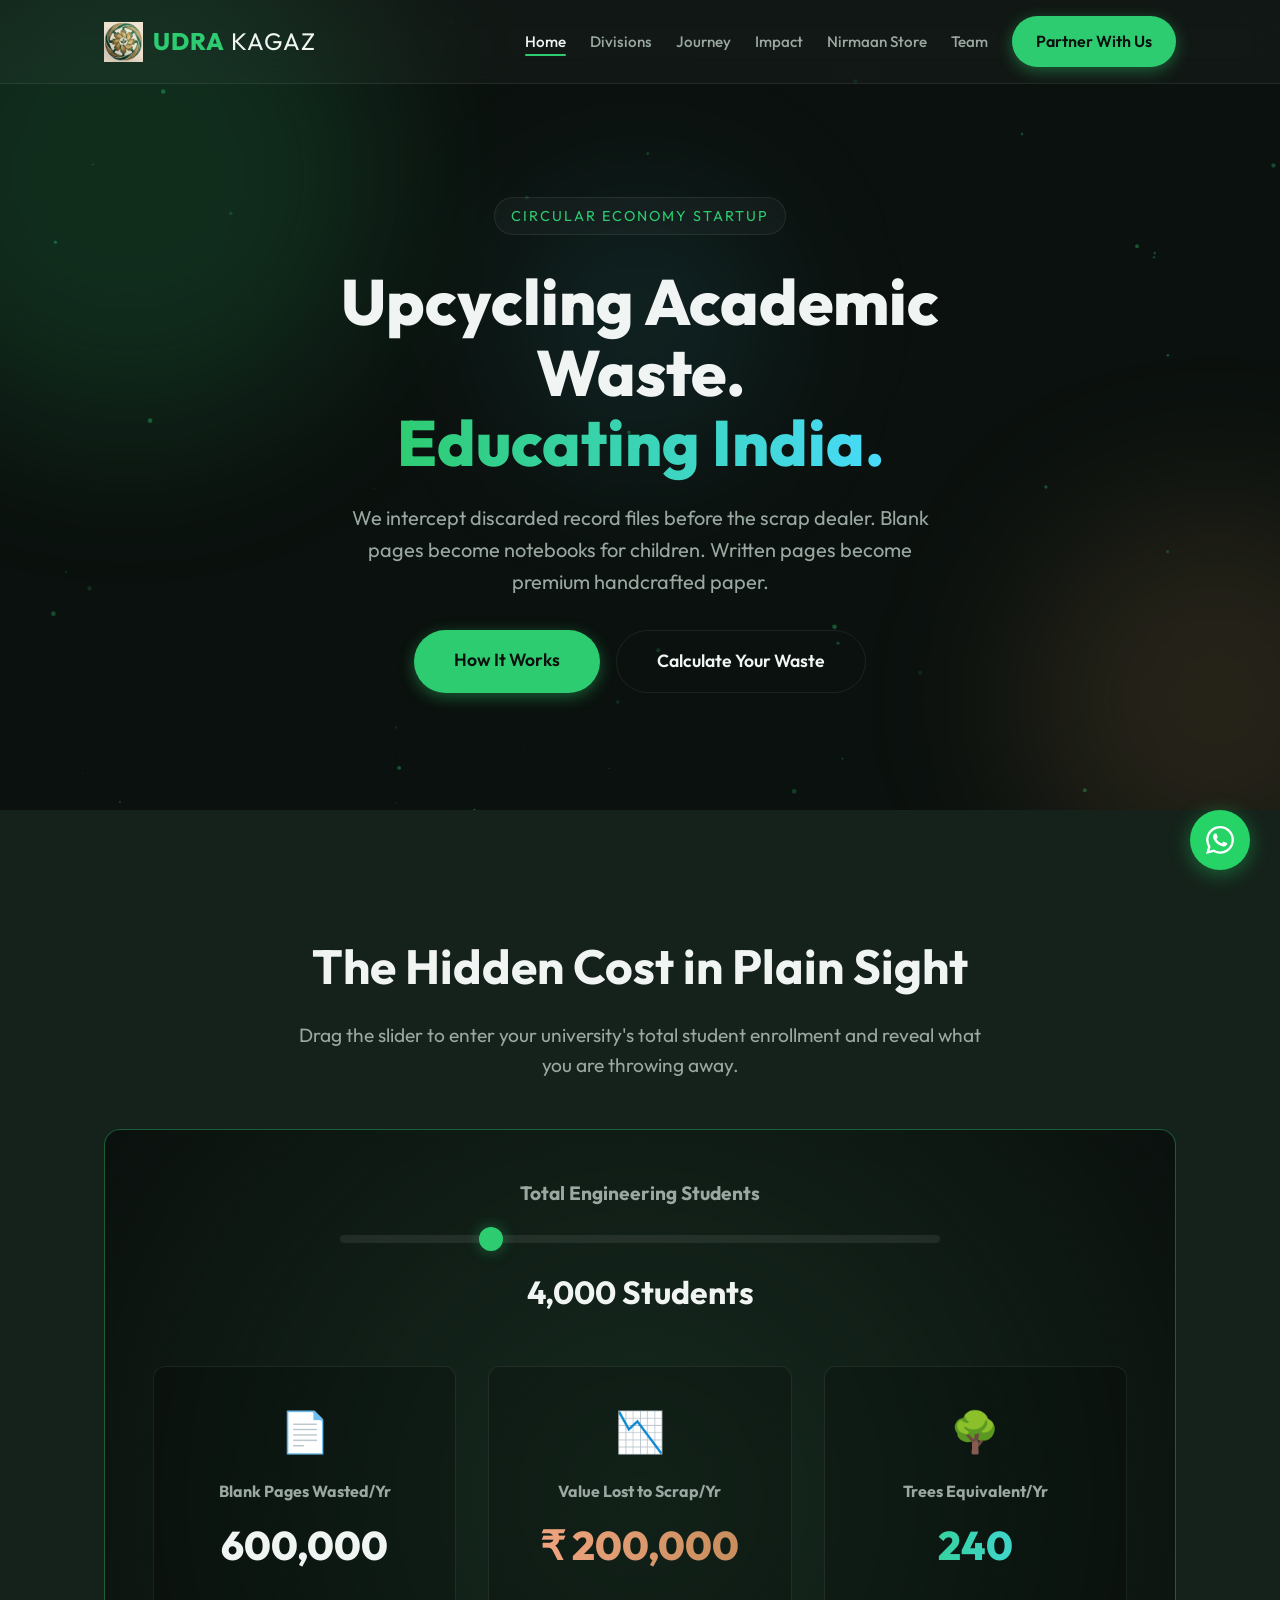
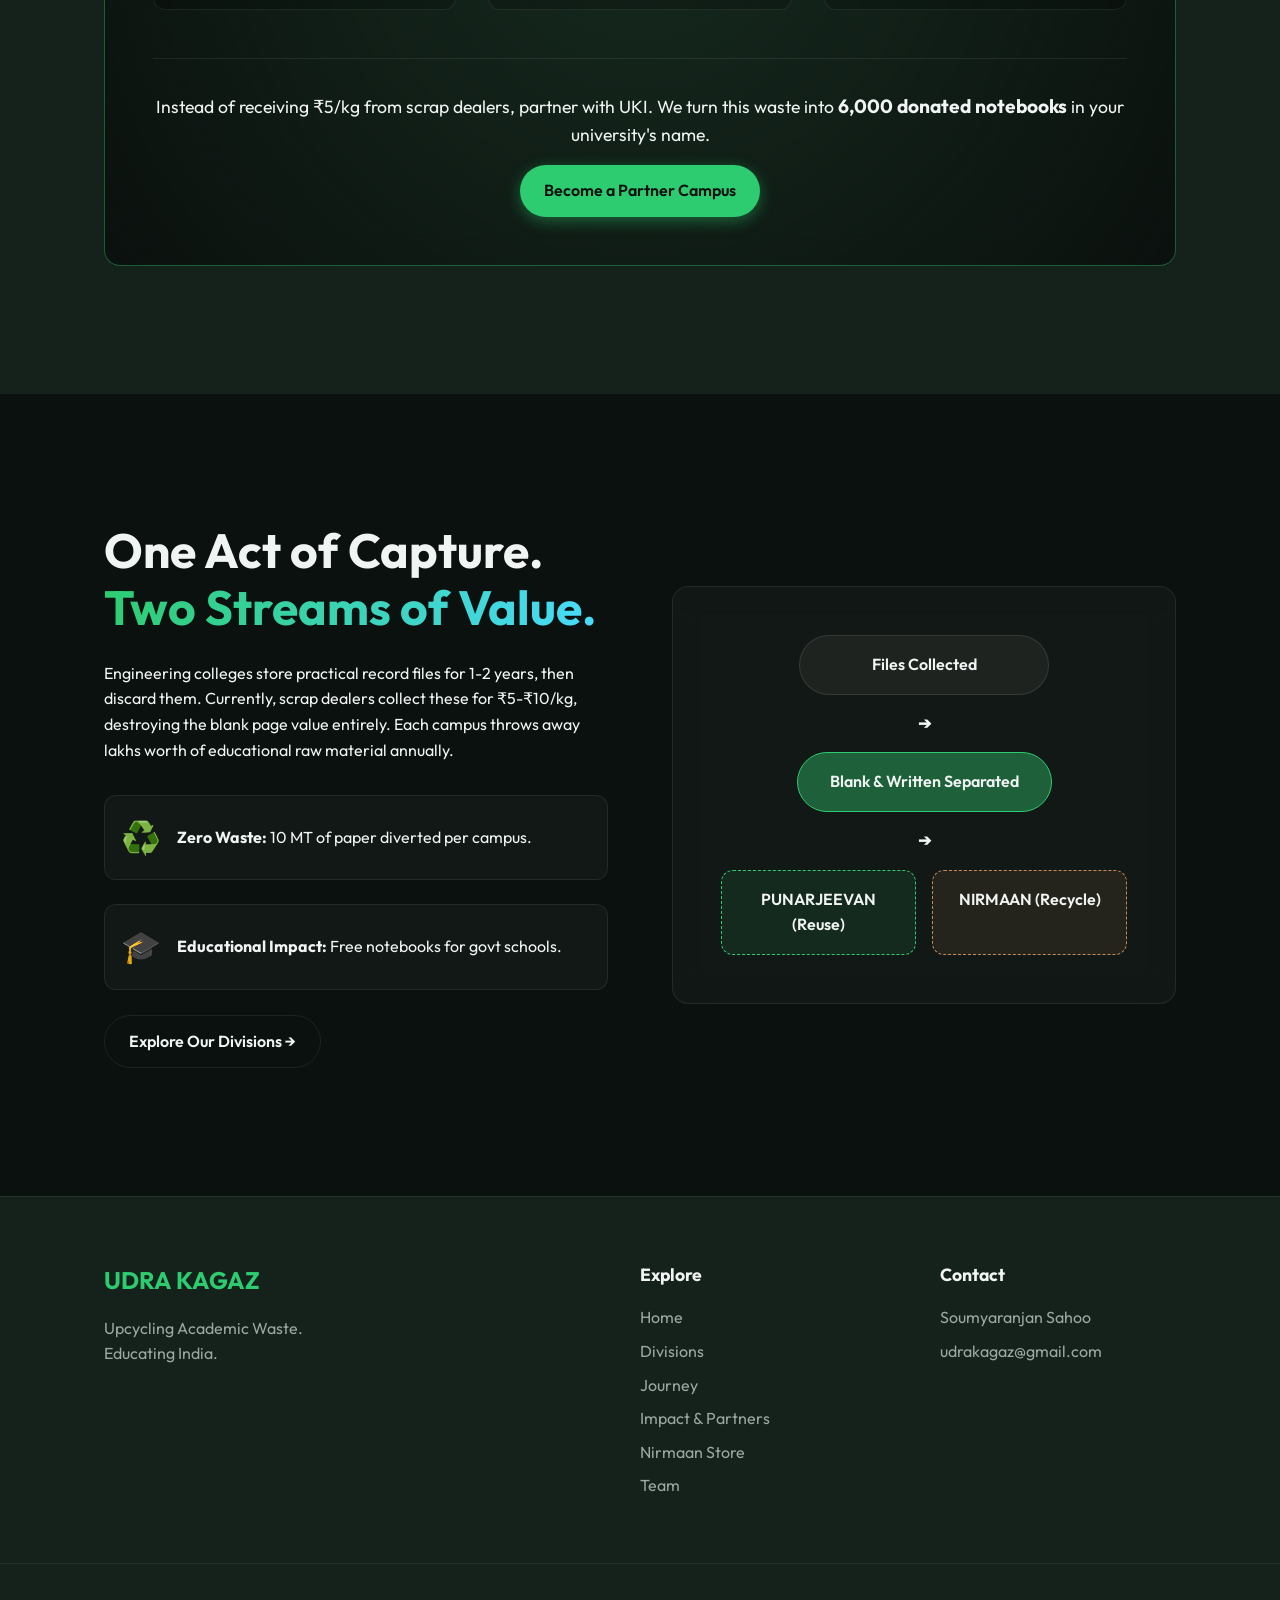
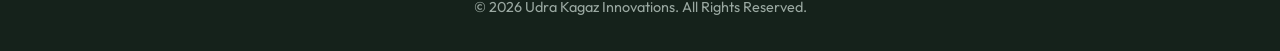
<file: index.html>
<!DOCTYPE html>
<html lang="en">
<head>
    <meta charset="UTF-8">
    <meta name="viewport" content="width=device-width, initial-scale=1.0">
    <title>Udra Kagaz Innovations | Upcycling Academic Waste</title>
    <meta name="description" content="Upcycling academic waste. Educating India. Empowering communities through a circular economy.">
    
    <!-- Open Graph Meta Tags -->
    <meta property="og:title" content="Udra Kagaz Innovations | Upcycling Academic Waste">
    <meta property="og:description" content="Upcycling academic waste. Educating India. Empowering communities through a circular economy.">
    <meta property="og:image" content="https://raw.githubusercontent.com/SOUMYA-soumya/UDRA_KAGAZ_WEBAPP/main/assets/screenshot2.png">
    <meta property="og:url" content="https://github.com/SOUMYA-soumya/UDRA_KAGAZ_WEBAPP">
    <meta property="og:type" content="website">
    <meta name="twitter:card" content="summary_large_image">
    <link rel="preconnect" href="https://fonts.googleapis.com">
    <link rel="preconnect" href="https://fonts.gstatic.com" crossorigin>
    <link href="https://fonts.googleapis.com/css2?family=Outfit:wght@300;400;500;600;700;800&display=swap" rel="stylesheet">
    <link rel="stylesheet" href="style.css">
</head>
<body class="page-body">
    <div class="page-transition"></div>
    <!-- PARTICLE CANVAS -->
    <canvas id="particleCanvas"></canvas>

    <!-- NAVIGATION -->
    <nav class="navbar glass">
        <div class="nav-container">
            <a href="index.html" class="logo" style="display: flex; align-items: center; gap: 10px;">
                <img src="assets/logo.png" alt="UKI Logo" height="40">
                <span><span class="logo-bold">UDRA</span> KAGAZ</span>
            </a>
            <button class="mobile-toggle" id="mobileToggle" aria-label="Toggle Menu">
                <span></span><span></span><span></span>
            </button>
            <ul class="nav-links" id="navLinks">
                <li><a href="index.html" class="active">Home</a></li>
                <li><a href="divisions.html">Divisions</a></li>
                <li><a href="journey.html">Journey</a></li>
                <li><a href="impact.html">Impact</a></li>
                <li><a href="store.html">Nirmaan Store</a></li>
                <li><a href="team.html">Team</a></li>
                <li><a href="impact.html#partner" class="btn btn-primary">Partner With Us</a></li>
            </ul>
        </div>
    </nav>

    <!-- HERO SECTION -->
    <header class="hero" id="home">
        <div class="hero-bg-shapes">
            <div class="shape shape-1"></div>
            <div class="shape shape-2"></div>
            <div class="shape shape-3"></div>
        </div>
        <div class="hero-content">
            <div class="badge fade-up">Circular Economy Startup</div>
            <h1 class="fade-up delay-1">Upcycling Academic Waste.<br><span class="text-gradient">Educating India.</span></h1>
            <p class="hero-subtitle fade-up delay-2">We intercept discarded record files before the scrap dealer. Blank pages become notebooks for children. Written pages become premium handcrafted paper.</p>
            <div class="hero-buttons fade-up delay-3">
                <a href="divisions.html" class="btn btn-primary btn-large">How It Works</a>
                <a href="#calculator" class="btn btn-secondary btn-large">Calculate Your Waste</a>
            </div>
        </div>
    </header>

    <!-- INTERACTIVE WASTE CALCULATOR -->
    <section class="section dark-section" id="calculator">
        <div class="container">
            <div class="text-center fade-up">
                <h2>The Hidden Cost in Plain Sight</h2>
                <p class="subtitle">Drag the slider to enter your university's total student enrollment and reveal what you are throwing away.</p>
            </div>
            
            <div class="calculator-glass glass fade-up delay-1">
                <div class="calc-top">
                    <h3>Total Engineering Students</h3>
                    <div class="slider-container">
                        <input type="range" id="studentSlider" min="500" max="15000" value="4000" class="slider" step="500">
                        <div class="slider-value" id="sliderValue">4,000 Students</div>
                    </div>
                </div>
                
                <div class="calc-results-grid">
                    <div class="calc-box">
                        <div class="calc-icon">📄</div>
                        <h4>Blank Pages Wasted/Yr</h4>
                        <div class="calc-number" id="calcPages">600,000</div>
                    </div>
                    <div class="calc-box">
                        <div class="calc-icon">📉</div>
                        <h4>Value Lost to Scrap/Yr</h4>
                        <div class="calc-number text-gradient-alt" id="calcValue">₹ 2,00,000</div>
                    </div>
                    <div class="calc-box">
                        <div class="calc-icon">🌳</div>
                        <h4>Trees Equivalent/Yr</h4>
                        <div class="calc-number text-gradient" id="calcTrees">240</div>
                    </div>
                </div>
                
                <div class="calc-footer text-center mt-3">
                    <p>Instead of receiving ₹5/kg from scrap dealers, partner with UKI. We turn this waste into <strong><span id="calcNotebooks">6,000</span> donated notebooks</strong> in your university's name.</p>
                    <a href="impact.html#partner" class="btn btn-primary mt-2">Become a Partner Campus</a>
                </div>
            </div>
        </div>
    </section>

    <!-- MISSION SECTION -->
    <section class="section" id="mission">
        <div class="container section-grid">
            <div class="section-text fade-in-left">
                <h2>One Act of Capture.<br><span class="text-gradient">Two Streams of Value.</span></h2>
                <p>Engineering colleges store practical record files for 1-2 years, then discard them. Currently, scrap dealers collect these for ₹5-₹10/kg, destroying the blank page value entirely. Each campus throws away lakhs worth of educational raw material annually.</p>
                <div class="mission-bullets">
                    <div class="bullet">
                        <div class="bullet-icon">♻️</div>
                        <div class="bullet-text"><strong>Zero Waste:</strong> 10 MT of paper diverted per campus.</div>
                    </div>
                    <div class="bullet">
                        <div class="bullet-icon">🎓</div>
                        <div class="bullet-text"><strong>Educational Impact:</strong> Free notebooks for govt schools.</div>
                    </div>
                </div>
                <br>
                <a href="divisions.html" class="btn btn-secondary">Explore Our Divisions →</a>
            </div>
            <div class="section-image fade-in-right glass padding-large">
                <div class="cycle-graphic">
                    <div class="cycle-step step-1">Files Collected</div>
                    <div class="cycle-arrow">➔</div>
                    <div class="cycle-step step-2 highlight">Blank & Written Separated</div>
                    <div class="cycle-arrow">➔</div>
                    <div class="cycle-branch">
                        <div class="branch-top">PUNARJEEVAN (Reuse)</div>
                        <div class="branch-bottom">NIRMAAN (Recycle)</div>
                    </div>
                </div>
            </div>
        </div>
    </section>

    <!-- FOOTER -->
    <footer class="site-footer">
        <div class="container footer-grid">
            <div class="footer-brand">
                <h3>UDRA KAGAZ</h3>
                <p>Upcycling Academic Waste.<br>Educating India.</p>
            </div>
            <div class="footer-links">
                <h4>Explore</h4>
                <ul>
                    <li><a href="index.html">Home</a></li>
                    <li><a href="divisions.html">Divisions</a></li>
                    <li><a href="journey.html">Journey</a></li>
                    <li><a href="impact.html">Impact & Partners</a></li>
                    <li><a href="store.html">Nirmaan Store</a></li>
                    <li><a href="team.html">Team</a></li>
                </ul>
            </div>
            <div class="footer-contact">
                <h4>Contact</h4>
                <p>Soumyaranjan Sahoo</p>
                <p>udrakagaz@gmail.com</p>
            </div>
        </div>
        <div class="footer-bottom text-center">
            <p>© 2026 Udra Kagaz Innovations. All Rights Reserved.</p>
        </div>
    </footer>

    <!-- FLOATING WHATSAPP CTA -->
    <a href="https://wa.me/917008xxxxxx?text=Hi%20UKI%2C%20I%27m%20interested%20in%20partnering!" class="whatsapp-float" target="_blank" title="Chat on WhatsApp">
        <svg xmlns="http://www.w3.org/2000/svg" width="28" height="28" viewBox="0 0 24 24" fill="white"><path d="M17.472 14.382c-.297-.149-1.758-.867-2.03-.967-.273-.099-.471-.148-.67.15-.197.297-.767.966-.94 1.164-.173.199-.347.223-.644.075-.297-.15-1.255-.463-2.39-1.475-.883-.788-1.48-1.761-1.653-2.059-.173-.297-.018-.458.13-.606.134-.133.298-.347.446-.52.149-.174.198-.298.298-.497.099-.198.05-.371-.025-.52-.075-.149-.669-1.612-.916-2.207-.242-.579-.487-.5-.669-.51-.173-.008-.371-.01-.57-.01-.198 0-.52.074-.792.372-.272.297-1.04 1.016-1.04 2.479 0 1.462 1.065 2.875 1.213 3.074.149.198 2.096 3.2 5.077 4.487.709.306 1.262.489 1.694.625.712.227 1.36.195 1.871.118.571-.085 1.758-.719 2.006-1.413.248-.694.248-1.289.173-1.413-.074-.124-.272-.198-.57-.347m-5.421 7.403h-.004a9.87 9.87 0 01-5.031-1.378l-.361-.214-3.741.982.998-3.648-.235-.374a9.86 9.86 0 01-1.51-5.26c.001-5.45 4.436-9.884 9.888-9.884 2.64 0 5.122 1.03 6.988 2.898a9.825 9.825 0 012.893 6.994c-.003 5.45-4.437 9.884-9.885 9.884m8.413-18.297A11.815 11.815 0 0012.05 0C5.495 0 .16 5.335.157 11.892c0 2.096.547 4.142 1.588 5.945L.057 24l6.305-1.654a11.882 11.882 0 005.683 1.448h.005c6.554 0 11.89-5.335 11.893-11.893a11.821 11.821 0 00-3.48-8.413z"/></svg>
    </a>

    <script src="app.js"></script>
</body>
</html>
</file>
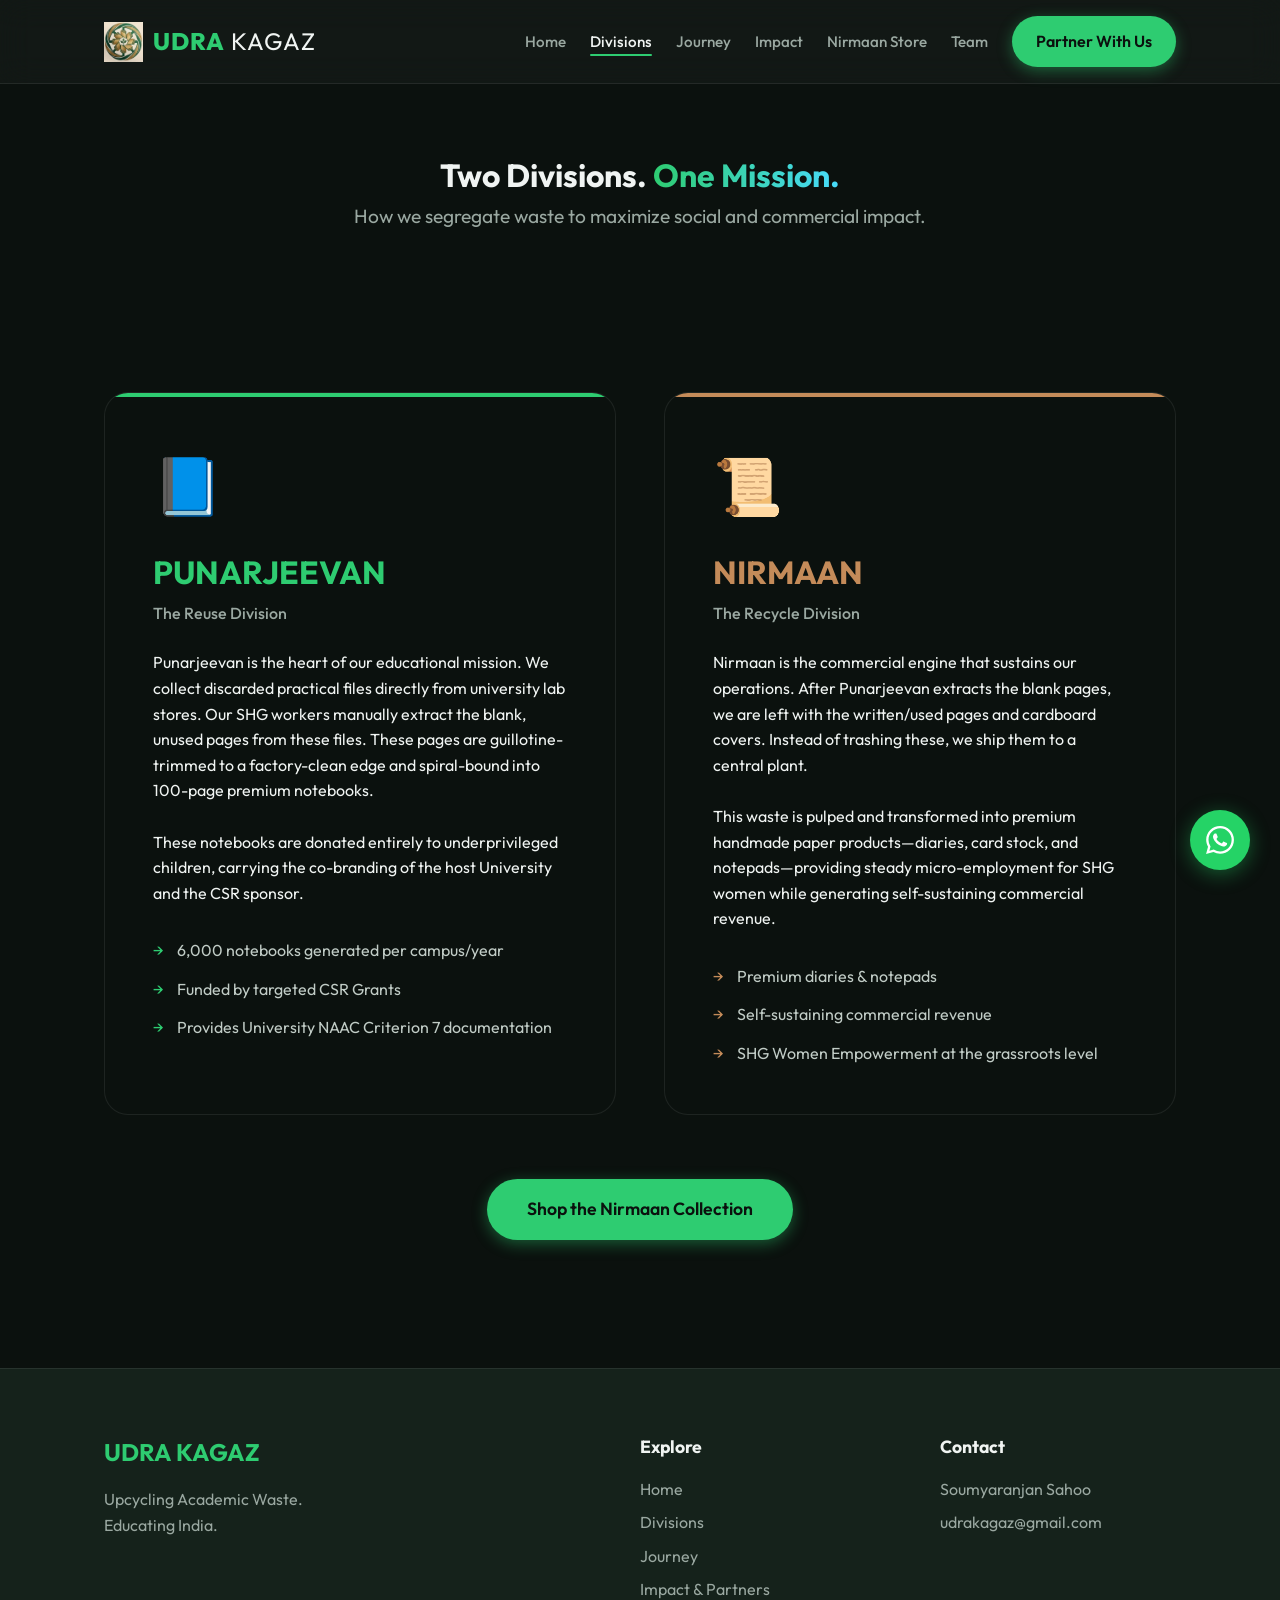
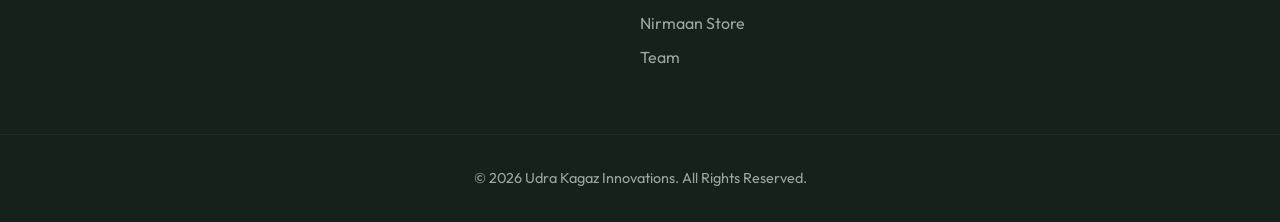
<file: divisions.html>
<!DOCTYPE html>
<html lang="en">
<head>
    <meta charset="UTF-8">
    <meta name="viewport" content="width=device-width, initial-scale=1.0">
    <title>Our Divisions | Udra Kagaz Innovations</title>
    
    <!-- Open Graph Meta Tags -->
    <meta property="og:title" content="Our Divisions | Udra Kagaz Innovations">
    <meta property="og:description" content="Punarjeevan and Nirmaan: How we segregate waste to maximize social and commercial impact.">
    <meta property="og:image" content="https://raw.githubusercontent.com/SOUMYA-soumya/UDRA_KAGAZ_WEBAPP/main/assets/screenshot2.png">
    <meta property="og:url" content="https://github.com/SOUMYA-soumya/UDRA_KAGAZ_WEBAPP">
    <meta property="og:type" content="website">
    <meta name="twitter:card" content="summary_large_image">
    <link href="https://fonts.googleapis.com/css2?family=Outfit:wght@300;400;500;600;700;800&display=swap" rel="stylesheet">
    <link rel="stylesheet" href="style.css">
</head>
<body class="page-body">
    <div class="page-transition"></div>

    <nav class="navbar glass">
        <div class="nav-container">
            <a href="index.html" class="logo" style="display: flex; align-items: center; gap: 10px;">
                <img src="assets/logo.png" alt="UKI Logo" height="40">
                <span><span class="logo-bold">UDRA</span> KAGAZ</span>
            </a>
            <button class="mobile-toggle" id="mobileToggle" aria-label="Toggle Menu">
                <span></span><span></span><span></span>
            </button>
            <ul class="nav-links" id="navLinks">
                <li><a href="index.html">Home</a></li>
                <li><a href="divisions.html" class="active">Divisions</a></li>
                <li><a href="journey.html">Journey</a></li>
                <li><a href="impact.html">Impact</a></li>
                <li><a href="store.html">Nirmaan Store</a></li>
                <li><a href="team.html">Team</a></li>
                <li><a href="impact.html#partner" class="btn btn-primary">Partner With Us</a></li>
            </ul>
        </div>
    </nav>

    <header class="page-header" style="padding-top: 150px; text-align: center;">
        <h1 class="fade-up">Two Divisions. <span class="text-gradient">One Mission.</span></h1>
        <p class="subtitle fade-up delay-1">How we segregate waste to maximize social and commercial impact.</p>
    </header>

    <section class="section">
        <div class="container text-center">
            <div class="cards-grid">
                <div class="division-card card-green fade-up delay-1">
                    <div class="card-icon">📘</div>
                    <h3>PUNARJEEVAN</h3>
                    <h4>The Reuse Division</h4>
                    <p>Punarjeevan is the heart of our educational mission. We collect discarded practical files directly from university lab stores. Our SHG workers manually extract the blank, unused pages from these files. These pages are guillotine-trimmed to a factory-clean edge and spiral-bound into 100-page premium notebooks.</p>
                    <br>
                    <p>These notebooks are donated entirely to underprivileged children, carrying the co-branding of the host University and the CSR sponsor.</p>
                    <ul class="card-features">
                        <li>6,000 notebooks generated per campus/year</li>
                        <li>Funded by targeted CSR Grants</li>
                        <li>Provides University NAAC Criterion 7 documentation</li>
                    </ul>
                </div>
                
                <div class="division-card card-brown fade-up delay-2">
                    <div class="card-icon">📜</div>
                    <h3>NIRMAAN</h3>
                    <h4>The Recycle Division</h4>
                    <p>Nirmaan is the commercial engine that sustains our operations. After Punarjeevan extracts the blank pages, we are left with the written/used pages and cardboard covers. Instead of trashing these, we ship them to a central plant.</p>
                    <br>
                    <p>This waste is pulped and transformed into premium handmade paper products—diaries, card stock, and notepads—providing steady micro-employment for SHG women while generating self-sustaining commercial revenue.</p>
                    <ul class="card-features">
                        <li>Premium diaries & notepads</li>
                        <li>Self-sustaining commercial revenue</li>
                        <li>SHG Women Empowerment at the grassroots level</li>
                    </ul>
                </div>
            </div>
            
            <div class="mt-4 text-center fade-up delay-3" style="margin-top: 4rem;">
                <a href="store.html" class="btn btn-primary btn-large">Shop the Nirmaan Collection</a>
            </div>
        </div>
    </section>

    <footer class="site-footer">
        <div class="container footer-grid">
            <div class="footer-brand">
                <h3>UDRA KAGAZ</h3>
                <p>Upcycling Academic Waste.<br>Educating India.</p>
            </div>
            <div class="footer-links">
                <h4>Explore</h4>
                <ul>
                    <li><a href="index.html">Home</a></li>
                    <li><a href="divisions.html">Divisions</a></li>
                    <li><a href="journey.html">Journey</a></li>
                    <li><a href="impact.html">Impact & Partners</a></li>
                    <li><a href="store.html">Nirmaan Store</a></li>
                    <li><a href="team.html">Team</a></li>
                </ul>
            </div>
            <div class="footer-contact">
                <h4>Contact</h4>
                <p>Soumyaranjan Sahoo</p>
                <p>udrakagaz@gmail.com</p>
            </div>
        </div>
        <div class="footer-bottom text-center">
            <p>© 2026 Udra Kagaz Innovations. All Rights Reserved.</p>
        </div>
    </footer>

    <a href="https://wa.me/917008xxxxxx?text=Hi%20UKI%2C%20I%27m%20interested%20in%20partnering!" class="whatsapp-float" target="_blank" title="Chat on WhatsApp">
        <svg xmlns="http://www.w3.org/2000/svg" width="28" height="28" viewBox="0 0 24 24" fill="white"><path d="M17.472 14.382c-.297-.149-1.758-.867-2.03-.967-.273-.099-.471-.148-.67.15-.197.297-.767.966-.94 1.164-.173.199-.347.223-.644.075-.297-.15-1.255-.463-2.39-1.475-.883-.788-1.48-1.761-1.653-2.059-.173-.297-.018-.458.13-.606.134-.133.298-.347.446-.52.149-.174.198-.298.298-.497.099-.198.05-.371-.025-.52-.075-.149-.669-1.612-.916-2.207-.242-.579-.487-.5-.669-.51-.173-.008-.371-.01-.57-.01-.198 0-.52.074-.792.372-.272.297-1.04 1.016-1.04 2.479 0 1.462 1.065 2.875 1.213 3.074.149.198 2.096 3.2 5.077 4.487.709.306 1.262.489 1.694.625.712.227 1.36.195 1.871.118.571-.085 1.758-.719 2.006-1.413.248-.694.248-1.289.173-1.413-.074-.124-.272-.198-.57-.347m-5.421 7.403h-.004a9.87 9.87 0 01-5.031-1.378l-.361-.214-3.741.982.998-3.648-.235-.374a9.86 9.86 0 01-1.51-5.26c.001-5.45 4.436-9.884 9.888-9.884 2.64 0 5.122 1.03 6.988 2.898a9.825 9.825 0 012.893 6.994c-.003 5.45-4.437 9.884-9.885 9.884m8.413-18.297A11.815 11.815 0 0012.05 0C5.495 0 .16 5.335.157 11.892c0 2.096.547 4.142 1.588 5.945L.057 24l6.305-1.654a11.882 11.882 0 005.683 1.448h.005c6.554 0 11.89-5.335 11.893-11.893a11.821 11.821 0 00-3.48-8.413z"/></svg>
    </a>

    <script src="app.js"></script>
</body>
</html>
</file>
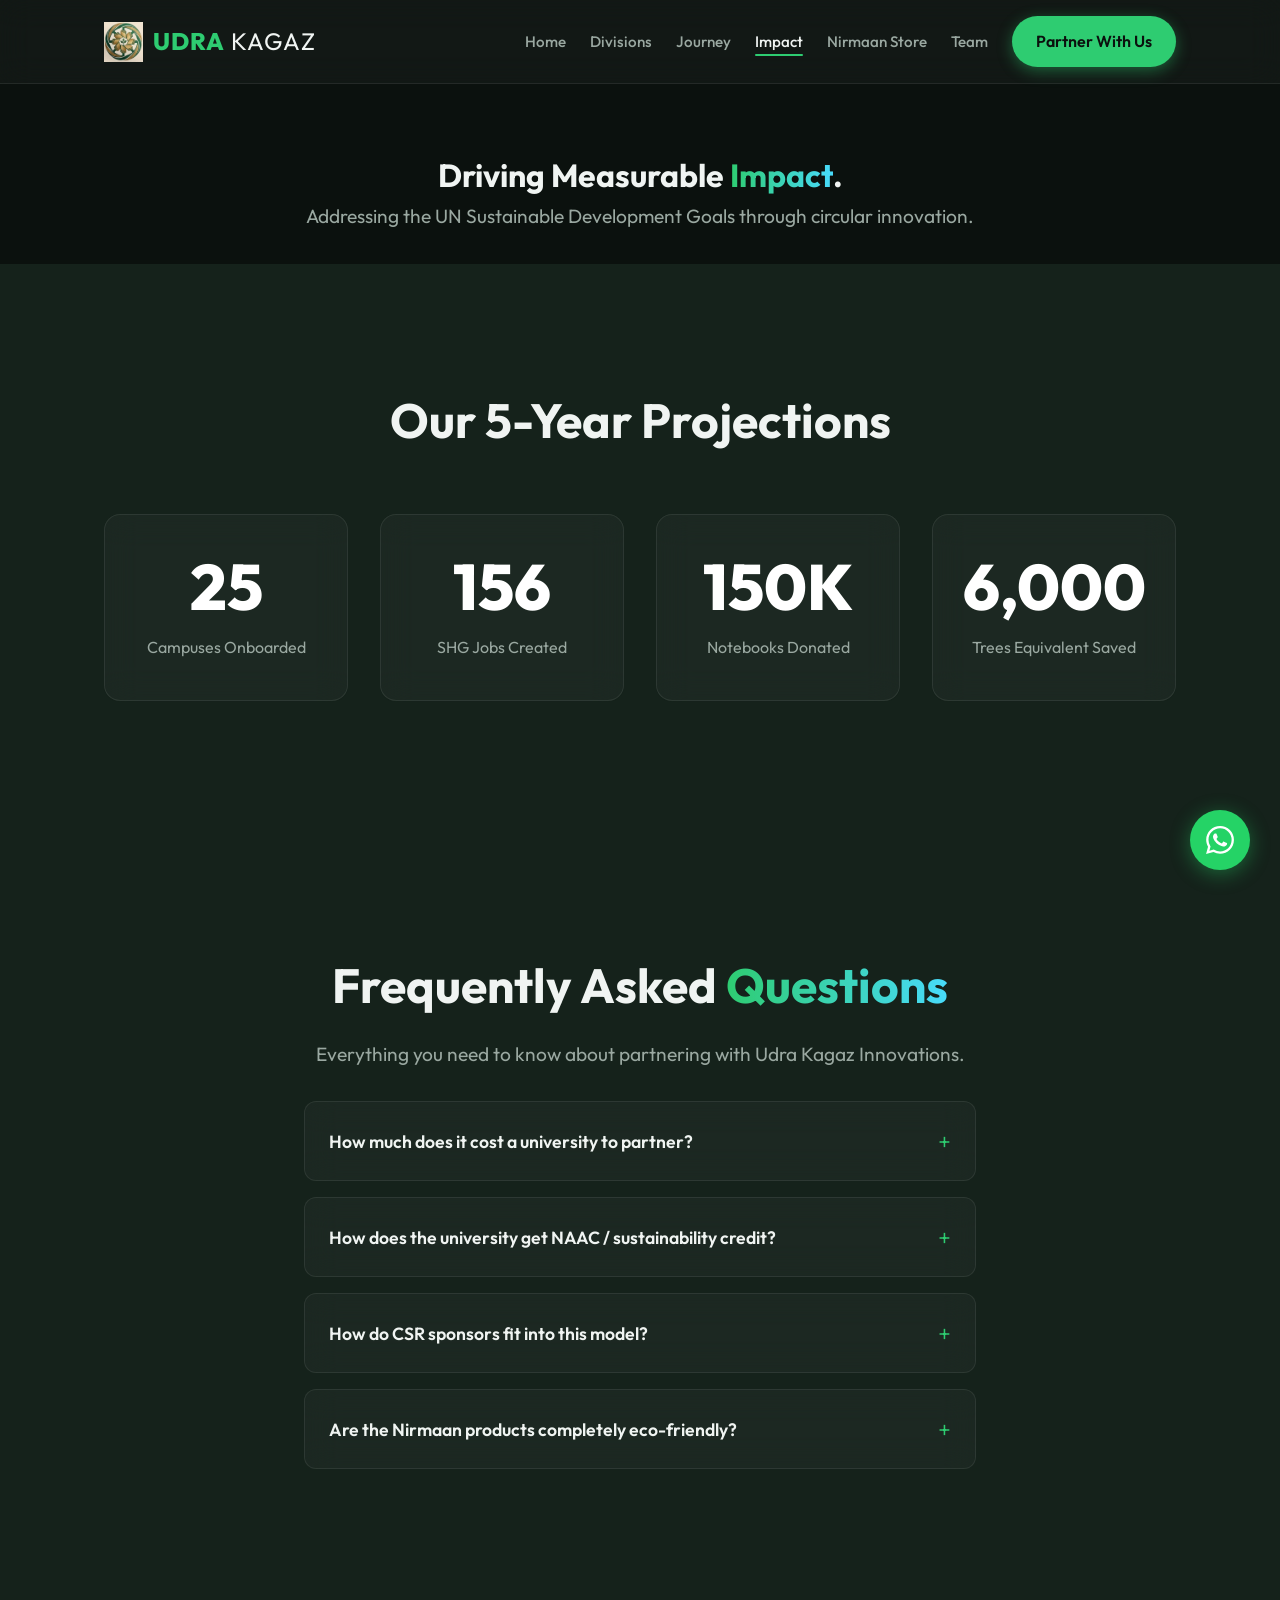
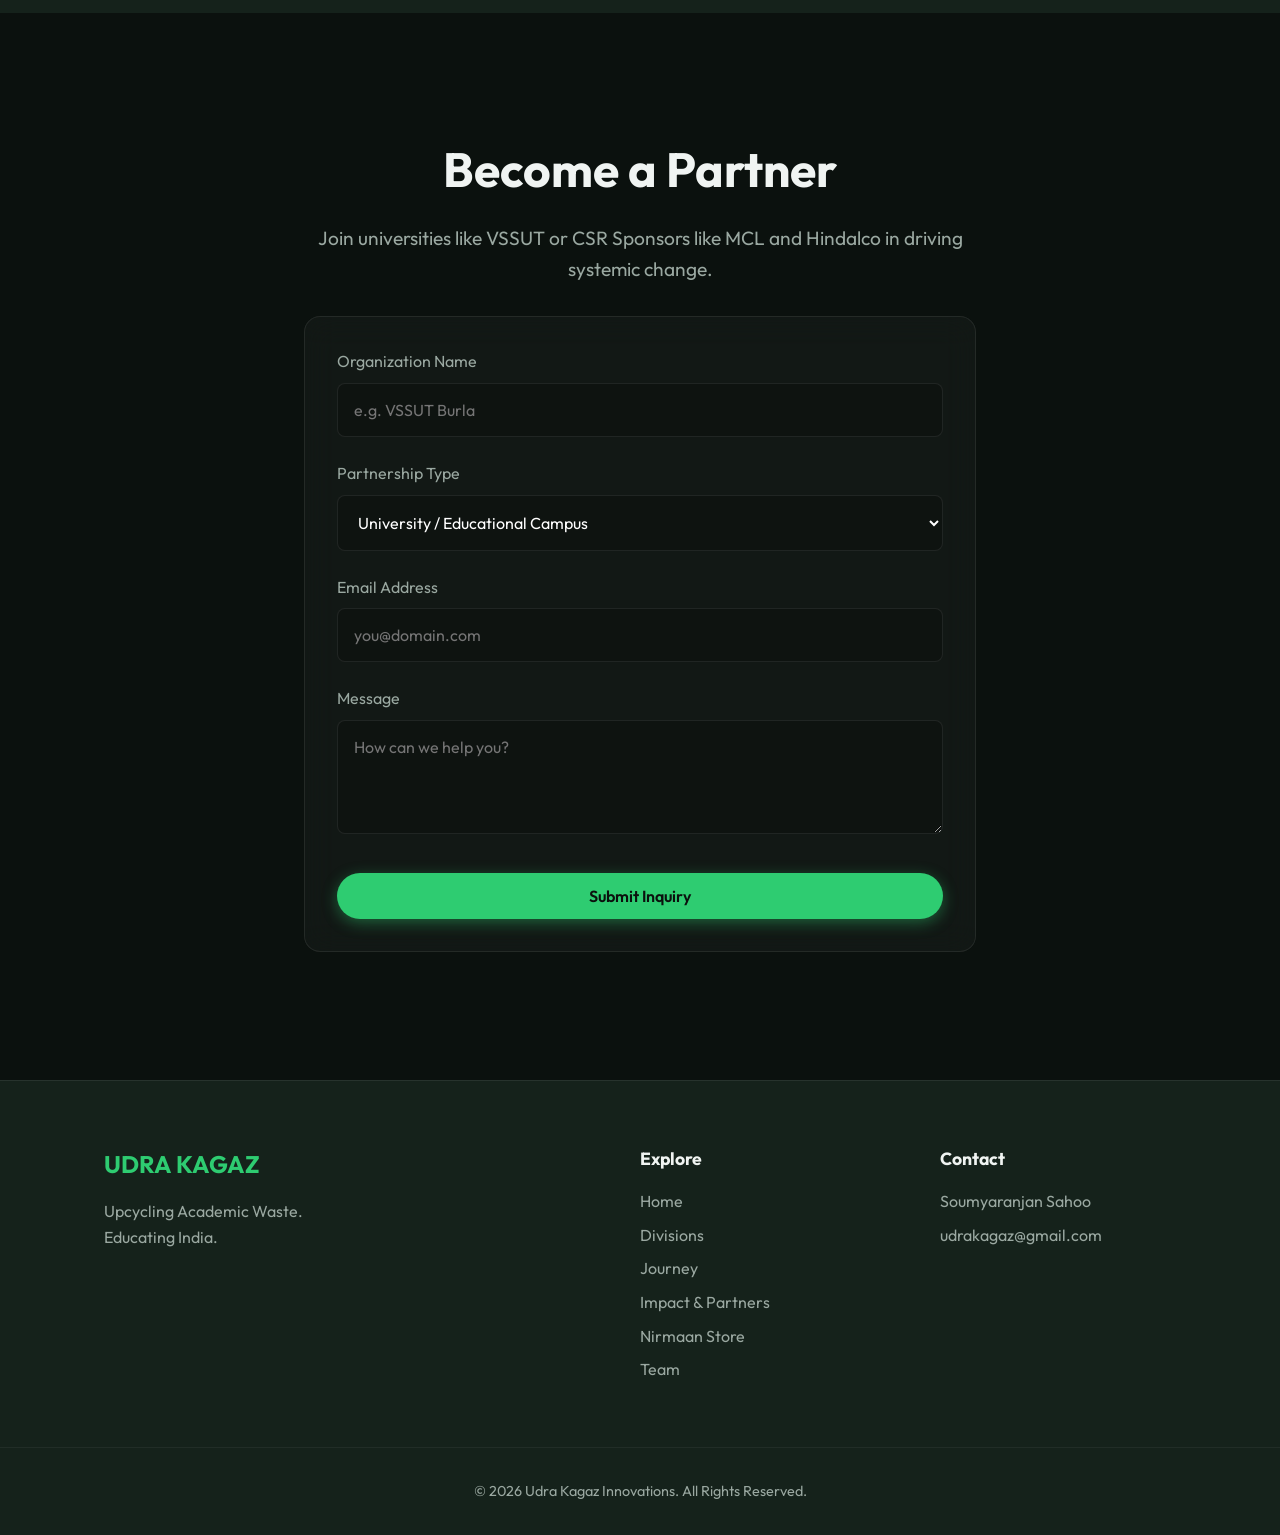
<file: impact.html>
<!DOCTYPE html>
<html lang="en">
<head>
    <meta charset="UTF-8">
    <meta name="viewport" content="width=device-width, initial-scale=1.0">
    <title>Impact & Partners | Udra Kagaz Innovations</title>
    
    <!-- Open Graph Meta Tags -->
    <meta property="og:title" content="Impact & Partners | Udra Kagaz Innovations">
    <meta property="og:description" content="Addressing the UN Sustainable Development Goals through circular innovation. Partner with us today.">
    <meta property="og:image" content="https://raw.githubusercontent.com/SOUMYA-soumya/UDRA_KAGAZ_WEBAPP/main/assets/screenshot2.png">
    <meta property="og:url" content="https://github.com/SOUMYA-soumya/UDRA_KAGAZ_WEBAPP">
    <meta property="og:type" content="website">
    <meta name="twitter:card" content="summary_large_image">
    <link href="https://fonts.googleapis.com/css2?family=Outfit:wght@300;400;500;600;700;800&display=swap" rel="stylesheet">
    <link rel="stylesheet" href="style.css">
</head>
<body class="page-body">
    <div class="page-transition"></div>

    <nav class="navbar glass">
        <div class="nav-container">
            <a href="index.html" class="logo" style="display: flex; align-items: center; gap: 10px;">
                <img src="assets/logo.png" alt="UKI Logo" height="40">
                <span><span class="logo-bold">UDRA</span> KAGAZ</span>
            </a>
            <button class="mobile-toggle" id="mobileToggle" aria-label="Toggle Menu">
                <span></span><span></span><span></span>
            </button>
            <ul class="nav-links" id="navLinks">
                <li><a href="index.html">Home</a></li>
                <li><a href="divisions.html">Divisions</a></li>
                <li><a href="journey.html">Journey</a></li>
                <li><a href="impact.html" class="active">Impact</a></li>
                <li><a href="store.html">Nirmaan Store</a></li>
                <li><a href="team.html">Team</a></li>
                <li><a href="impact.html#partner" class="btn btn-primary">Partner With Us</a></li>
            </ul>
        </div>
    </nav>

    <header class="page-header" style="padding-top: 150px; text-align: center;">
        <h1 class="fade-up">Driving Measurable <span class="text-gradient">Impact</span>.</h1>
        <p class="subtitle fade-up delay-1">Addressing the UN Sustainable Development Goals through circular innovation.</p>
    </header>

    <section class="section dark-section">
        <div class="container">
            <h2 class="text-center fade-up">Our 5-Year Projections</h2>
            <div class="impact-grid">
                <div class="impact-item glass fade-up delay-1">
                    <div class="impact-number">25</div>
                    <div class="impact-label">Campuses Onboarded</div>
                </div>
                <div class="impact-item glass fade-up delay-2">
                    <div class="impact-number">156</div>
                    <div class="impact-label">SHG Jobs Created</div>
                </div>
                <div class="impact-item glass fade-up delay-3">
                    <div class="impact-number">150K</div>
                    <div class="impact-label">Notebooks Donated</div>
                </div>
                <div class="impact-item glass fade-up delay-4">
                    <div class="impact-number">6,000</div>
                    <div class="impact-label">Trees Equivalent Saved</div>
                </div>
            </div>
        </div>
    </section>

    <!-- FAQ SECTION -->
    <section class="section dark-section">
        <div class="container" style="max-width: 800px;">
            <div class="text-center fade-up">
                <h2>Frequently Asked <span class="text-gradient">Questions</span></h2>
                <p class="subtitle">Everything you need to know about partnering with Udra Kagaz Innovations.</p>
            </div>
            
            <div class="faq-container fade-up delay-1">
                <div class="faq-item">
                    <button class="faq-header">
                        <span>How much does it cost a university to partner?</span>
                        <span class="faq-icon">+</span>
                    </button>
                    <div class="faq-content">
                        <p>Zero. It costs the university nothing. In fact, it saves the labor cost of waste disposal. We simply sign an MoU where you agree to divert your academic paper waste to UKI instead of local scrap dealers.</p>
                    </div>
                </div>
                
                <div class="faq-item">
                    <button class="faq-header">
                        <span>How does the university get NAAC / sustainability credit?</span>
                        <span class="faq-icon">+</span>
                    </button>
                    <div class="faq-content">
                        <p>We provide detailed quarterly and annual impact reports containing exact data: weight of paper diverted from landfills, notebooks donated in the university's name, and the equivalent carbon offset. These metrics directly plug into NAAC Criterion 7.</p>
                    </div>
                </div>
                
                <div class="faq-item">
                    <button class="faq-header">
                        <span>How do CSR sponsors fit into this model?</span>
                        <span class="faq-icon">+</span>
                    </button>
                    <div class="faq-content">
                        <p>Corporate sponsors (like MCL or Hindalco) fund the logistical aspects of the Punarjeevan division (transport, binding machinery, SHG wages). In return, the donated notebooks carry the CSR sponsor's branding alongside the University's logo, fulfilling their grassroots education mandate.</p>
                    </div>
                </div>
                
                <div class="faq-item">
                    <button class="faq-header">
                        <span>Are the Nirmaan products completely eco-friendly?</span>
                        <span class="faq-icon">+</span>
                    </button>
                    <div class="faq-content">
                        <p>Yes. 100% of the fiber used in Nirmaan diaries, notepads, and card stock comes from upcycled written waste (the parts of the files we cannot bind into notebooks). We use natural dyes and manual compression techniques executed entirely by marginalized SHG women.</p>
                    </div>
                </div>
            </div>
        </div>
    </section>

    <section class="section" id="partner">
        <div class="container" style="max-width: 800px;">
            <div class="text-center fade-up">
                <h2>Become a Partner</h2>
                <p class="subtitle">Join universities like VSSUT or CSR Sponsors like MCL and Hindalco in driving systemic change.</p>
            </div>
            
            <form action="https://formspree.io/f/YOUR_FORMSPREE_ENDPOINT" method="POST" class="glass form-container fade-up delay-1" style="padding: 2rem; border-radius: 16px;">
                <div class="form-group" style="margin-bottom: 1.5rem;">
                    <label style="display: block; margin-bottom: 0.5rem; color: var(--text-muted);">Organization Name</label>
                    <input type="text" name="organization" required style="width: 100%; padding: 1rem; border-radius: 8px; border: 1px solid var(--glass-border); background: rgba(0,0,0,0.2); color: white; font-family: inherit; font-size: 1rem;" placeholder="e.g. VSSUT Burla">
                </div>
                <div class="form-group" style="margin-bottom: 1.5rem;">
                    <label style="display: block; margin-bottom: 0.5rem; color: var(--text-muted);">Partnership Type</label>
                    <select name="type" style="width: 100%; padding: 1rem; border-radius: 8px; border: 1px solid var(--glass-border); background: rgba(0,0,0,0.2); color: white; font-family: inherit; font-size: 1rem;">
                        <option value="University">University / Educational Campus</option>
                        <option value="Corporate CSR">Corporate CSR Sponsor</option>
                        <option value="Investor">Investment Partner</option>
                    </select>
                </div>
                <div class="form-group" style="margin-bottom: 1.5rem;">
                    <label style="display: block; margin-bottom: 0.5rem; color: var(--text-muted);">Email Address</label>
                    <input type="email" name="email" required style="width: 100%; padding: 1rem; border-radius: 8px; border: 1px solid var(--glass-border); background: rgba(0,0,0,0.2); color: white; font-family: inherit; font-size: 1rem;" placeholder="you@domain.com">
                </div>
                <div class="form-group" style="margin-bottom: 2rem;">
                    <label style="display: block; margin-bottom: 0.5rem; color: var(--text-muted);">Message</label>
                    <textarea name="message" required rows="4" style="width: 100%; padding: 1rem; border-radius: 8px; border: 1px solid var(--glass-border); background: rgba(0,0,0,0.2); color: white; font-family: inherit; font-size: 1rem;" placeholder="How can we help you?"></textarea>
                </div>
                <button type="submit" class="btn btn-primary" style="width: 100%;">Submit Inquiry</button>
            </form>
        </div>
    </section>

    <footer class="site-footer">
        <div class="container footer-grid">
            <div class="footer-brand">
                <h3>UDRA KAGAZ</h3>
                <p>Upcycling Academic Waste.<br>Educating India.</p>
            </div>
            <div class="footer-links">
                <h4>Explore</h4>
                <ul>
                    <li><a href="index.html">Home</a></li>
                    <li><a href="divisions.html">Divisions</a></li>
                    <li><a href="journey.html">Journey</a></li>
                    <li><a href="impact.html">Impact & Partners</a></li>
                    <li><a href="store.html">Nirmaan Store</a></li>
                    <li><a href="team.html">Team</a></li>
                </ul>
            </div>
            <div class="footer-contact">
                <h4>Contact</h4>
                <p>Soumyaranjan Sahoo</p>
                <p>udrakagaz@gmail.com</p>
            </div>
        </div>
        <div class="footer-bottom text-center">
            <p>© 2026 Udra Kagaz Innovations. All Rights Reserved.</p>
        </div>
    </footer>

    <a href="https://wa.me/917008xxxxxx?text=Hi%20UKI%2C%20I%27m%20interested%20in%20partnering!" class="whatsapp-float" target="_blank" title="Chat on WhatsApp">
        <svg xmlns="http://www.w3.org/2000/svg" width="28" height="28" viewBox="0 0 24 24" fill="white"><path d="M17.472 14.382c-.297-.149-1.758-.867-2.03-.967-.273-.099-.471-.148-.67.15-.197.297-.767.966-.94 1.164-.173.199-.347.223-.644.075-.297-.15-1.255-.463-2.39-1.475-.883-.788-1.48-1.761-1.653-2.059-.173-.297-.018-.458.13-.606.134-.133.298-.347.446-.52.149-.174.198-.298.298-.497.099-.198.05-.371-.025-.52-.075-.149-.669-1.612-.916-2.207-.242-.579-.487-.5-.669-.51-.173-.008-.371-.01-.57-.01-.198 0-.52.074-.792.372-.272.297-1.04 1.016-1.04 2.479 0 1.462 1.065 2.875 1.213 3.074.149.198 2.096 3.2 5.077 4.487.709.306 1.262.489 1.694.625.712.227 1.36.195 1.871.118.571-.085 1.758-.719 2.006-1.413.248-.694.248-1.289.173-1.413-.074-.124-.272-.198-.57-.347m-5.421 7.403h-.004a9.87 9.87 0 01-5.031-1.378l-.361-.214-3.741.982.998-3.648-.235-.374a9.86 9.86 0 01-1.51-5.26c.001-5.45 4.436-9.884 9.888-9.884 2.64 0 5.122 1.03 6.988 2.898a9.825 9.825 0 012.893 6.994c-.003 5.45-4.437 9.884-9.885 9.884m8.413-18.297A11.815 11.815 0 0012.05 0C5.495 0 .16 5.335.157 11.892c0 2.096.547 4.142 1.588 5.945L.057 24l6.305-1.654a11.882 11.882 0 005.683 1.448h.005c6.554 0 11.89-5.335 11.893-11.893a11.821 11.821 0 00-3.48-8.413z"/></svg>
    </a>

    <script src="app.js"></script>
</body>
</html>
</file>
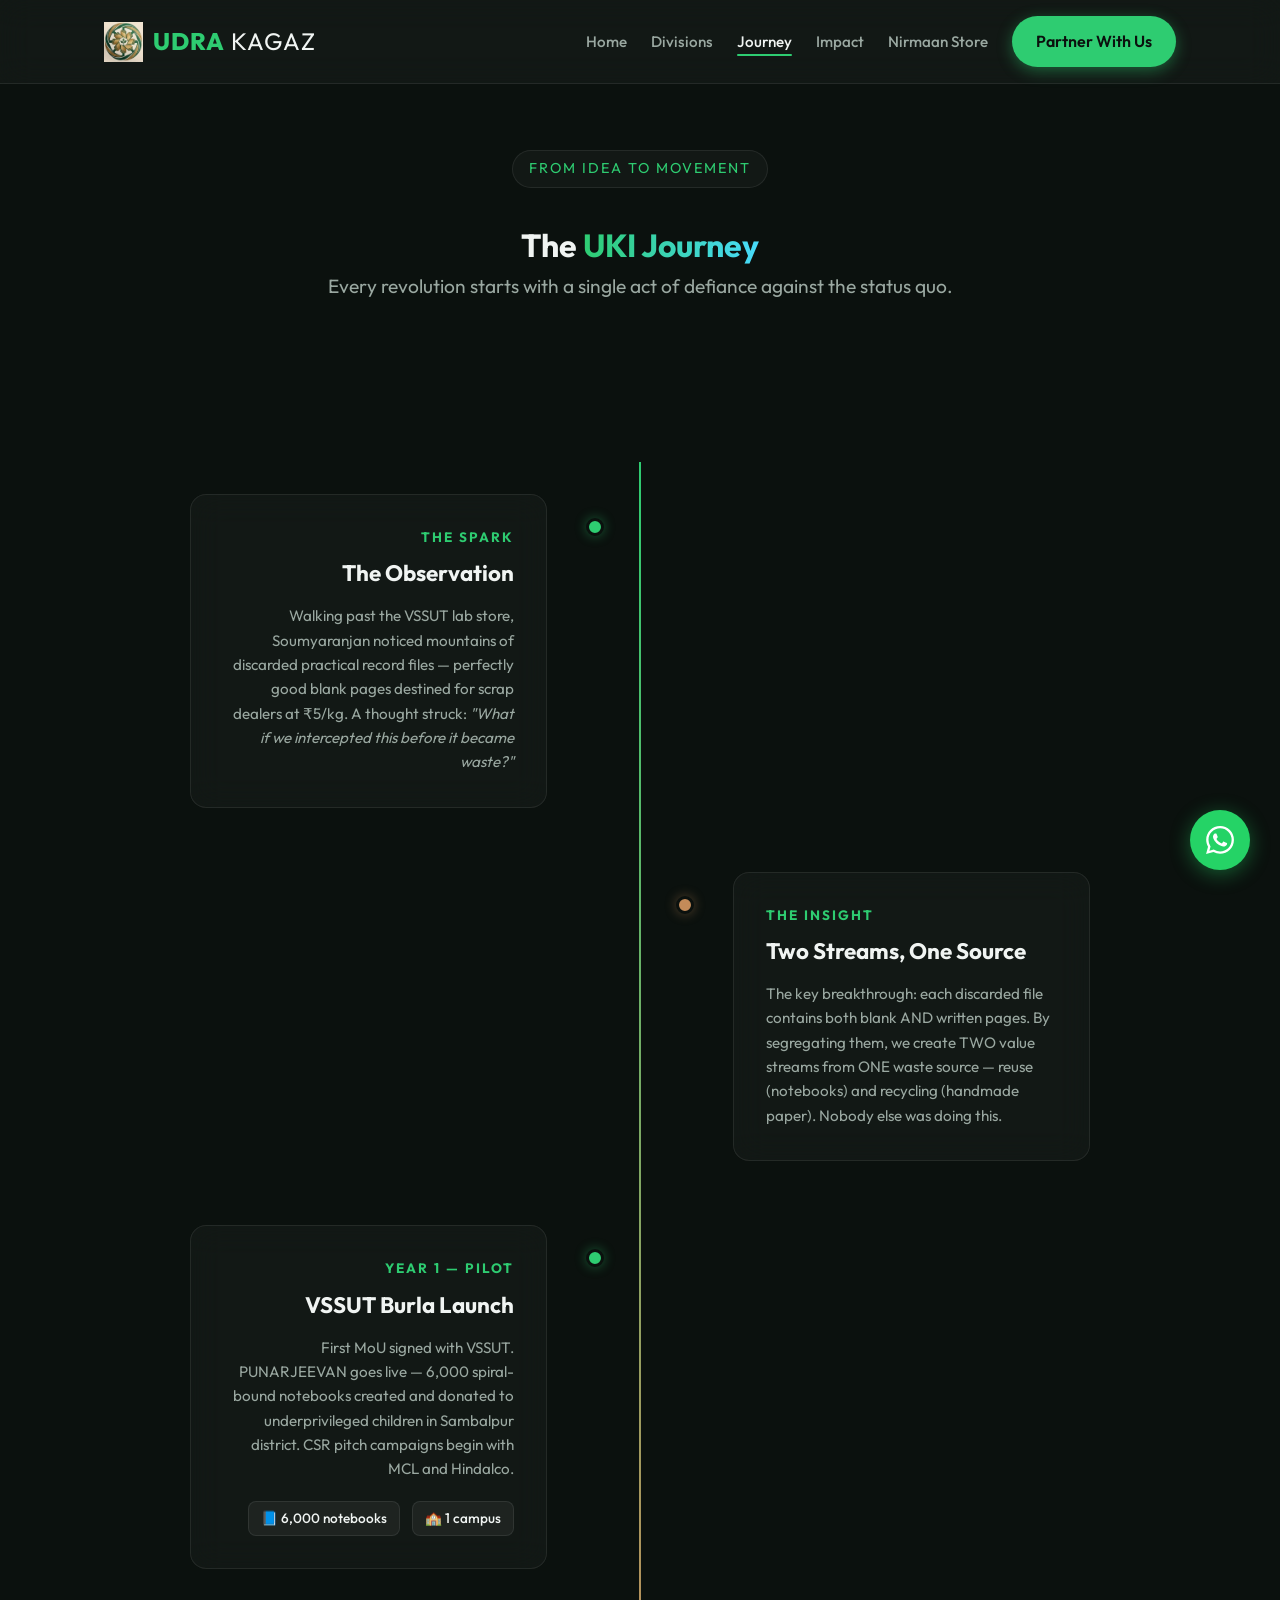
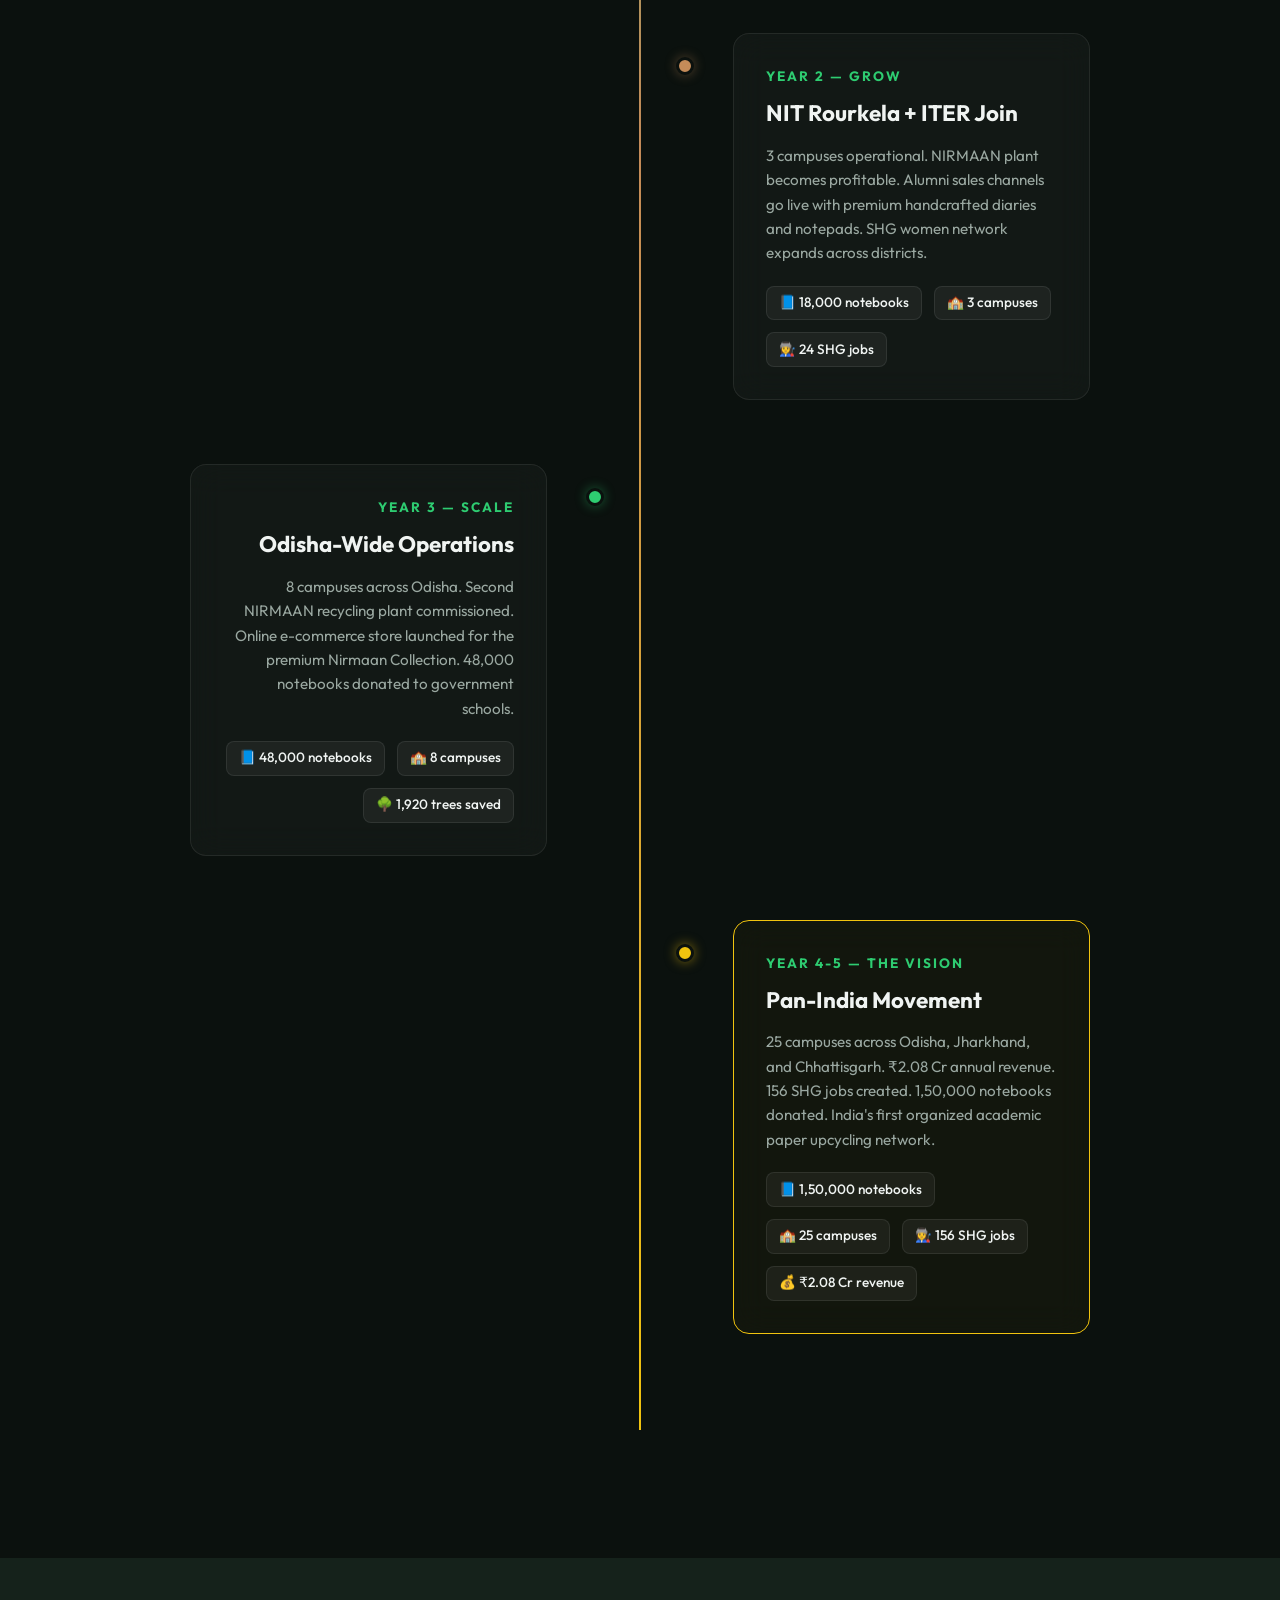
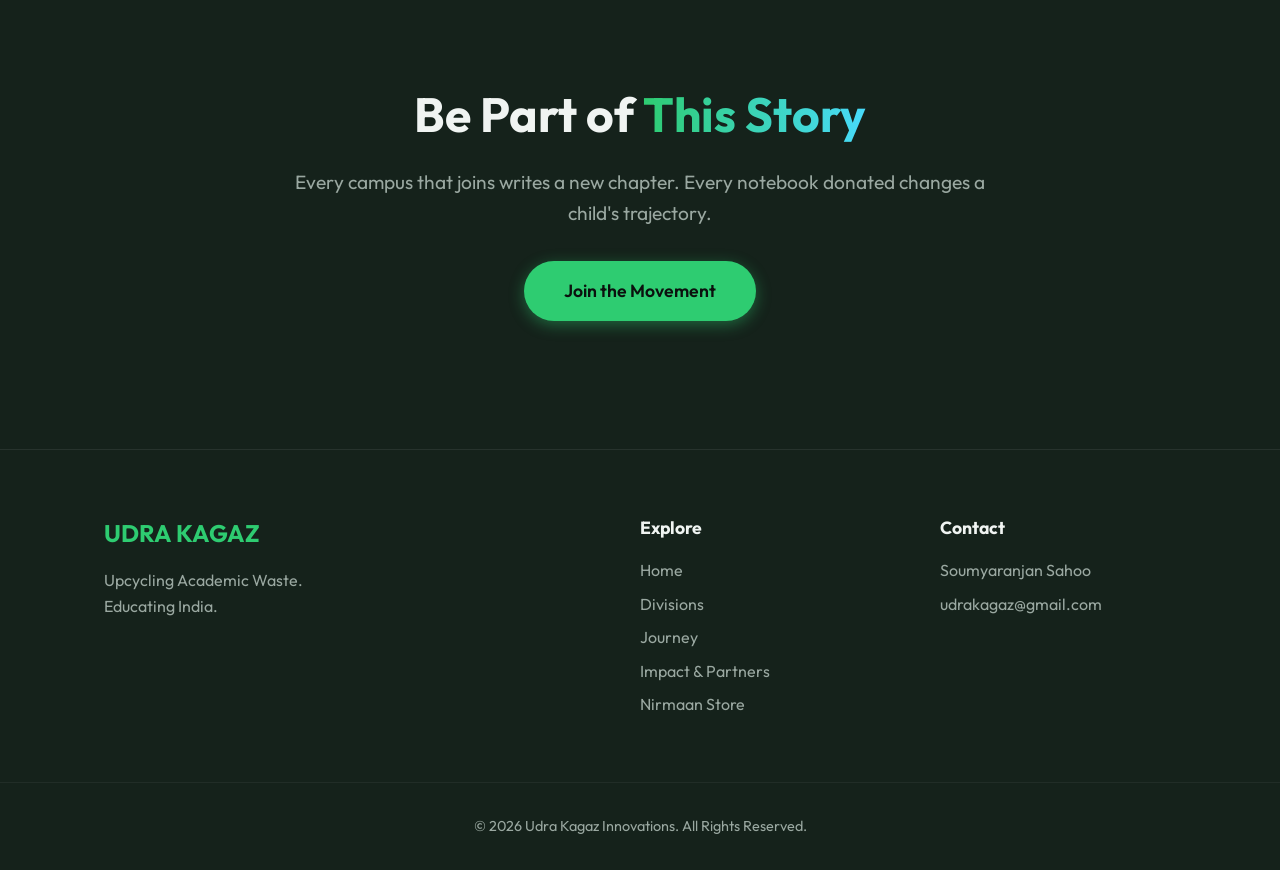
<file: journey.html>
<!DOCTYPE html>
<html lang="en">
<head>
    <meta charset="UTF-8">
    <meta name="viewport" content="width=device-width, initial-scale=1.0">
    <title>Our Journey | Udra Kagaz Innovations</title>
    <meta name="description" content="Follow the journey of Udra Kagaz Innovations from VSSUT Burla to a pan-India circular economy movement.">
    
    <!-- Open Graph Meta Tags -->
    <meta property="og:title" content="Our Journey | Udra Kagaz Innovations">
    <meta property="og:description" content="Follow the journey of Udra Kagaz Innovations from VSSUT Burla to a pan-India circular economy movement.">
    <meta property="og:image" content="https://raw.githubusercontent.com/SOUMYA-soumya/UDRA_KAGAZ_WEBAPP/main/assets/screenshot2.png">
    <meta property="og:url" content="https://github.com/SOUMYA-soumya/UDRA_KAGAZ_WEBAPP">
    <meta property="og:type" content="website">
    <meta name="twitter:card" content="summary_large_image">
    <link rel="preconnect" href="https://fonts.googleapis.com">
    <link rel="preconnect" href="https://fonts.gstatic.com" crossorigin>
    <link href="https://fonts.googleapis.com/css2?family=Outfit:wght@300;400;500;600;700;800&display=swap" rel="stylesheet">
    <link rel="stylesheet" href="style.css">
</head>
<body class="page-body">
    <div class="page-transition"></div>

    <!-- NAVIGATION -->
    <nav class="navbar glass">
        <div class="nav-container">
            <a href="index.html" class="logo" style="display: flex; align-items: center; gap: 10px;">
                <img src="assets/logo.png" alt="UKI Logo" height="40">
                <span><span class="logo-bold">UDRA</span> KAGAZ</span>
            </a>
            <button class="mobile-toggle" id="mobileToggle" aria-label="Toggle Menu">
                <span></span><span></span><span></span>
            </button>
            <ul class="nav-links" id="navLinks">
                <li><a href="index.html">Home</a></li>
                <li><a href="divisions.html">Divisions</a></li>
                <li><a href="journey.html" class="active">Journey</a></li>
                <li><a href="impact.html">Impact</a></li>
                <li><a href="store.html">Nirmaan Store</a></li>
                <li><a href="impact.html#partner" class="btn btn-primary">Partner With Us</a></li>
            </ul>
        </div>
    </nav>

    <!-- PAGE HEADER -->
    <header class="page-header" style="padding-top: 150px; text-align: center;">
        <div class="badge fade-up">From Idea to Movement</div>
        <h1 class="fade-up delay-1">The <span class="text-gradient">UKI Journey</span></h1>
        <p class="subtitle fade-up delay-2">Every revolution starts with a single act of defiance against the status quo.</p>
    </header>

    <!-- INTERACTIVE TIMELINE -->
    <section class="section">
        <div class="container">
            <div class="timeline">

                <!-- Milestone 1 -->
                <div class="timeline-item left fade-in-left">
                    <div class="timeline-dot dot-green"></div>
                    <div class="timeline-content glass">
                        <div class="timeline-date">The Spark</div>
                        <h3>The Observation</h3>
                        <p>Walking past the VSSUT lab store, Soumyaranjan noticed mountains of discarded practical record files — perfectly good blank pages destined for scrap dealers at ₹5/kg. A thought struck: <em>"What if we intercepted this before it became waste?"</em></p>
                    </div>
                </div>

                <!-- Milestone 2 -->
                <div class="timeline-item right fade-in-right">
                    <div class="timeline-dot dot-brown"></div>
                    <div class="timeline-content glass">
                        <div class="timeline-date">The Insight</div>
                        <h3>Two Streams, One Source</h3>
                        <p>The key breakthrough: each discarded file contains both blank AND written pages. By segregating them, we create TWO value streams from ONE waste source — reuse (notebooks) and recycling (handmade paper). Nobody else was doing this.</p>
                    </div>
                </div>

                <!-- Milestone 3 -->
                <div class="timeline-item left fade-in-left">
                    <div class="timeline-dot dot-green"></div>
                    <div class="timeline-content glass">
                        <div class="timeline-date">Year 1 — Pilot</div>
                        <h3>VSSUT Burla Launch</h3>
                        <p>First MoU signed with VSSUT. PUNARJEEVAN goes live — 6,000 spiral-bound notebooks created and donated to underprivileged children in Sambalpur district. CSR pitch campaigns begin with MCL and Hindalco.</p>
                        <div class="timeline-stats">
                            <span class="tstat">📘 6,000 notebooks</span>
                            <span class="tstat">🏫 1 campus</span>
                        </div>
                    </div>
                </div>

                <!-- Milestone 4 -->
                <div class="timeline-item right fade-in-right">
                    <div class="timeline-dot dot-brown"></div>
                    <div class="timeline-content glass">
                        <div class="timeline-date">Year 2 — Grow</div>
                        <h3>NIT Rourkela + ITER Join</h3>
                        <p>3 campuses operational. NIRMAAN plant becomes profitable. Alumni sales channels go live with premium handcrafted diaries and notepads. SHG women network expands across districts.</p>
                        <div class="timeline-stats">
                            <span class="tstat">📘 18,000 notebooks</span>
                            <span class="tstat">🏫 3 campuses</span>
                            <span class="tstat">👩‍🏭 24 SHG jobs</span>
                        </div>
                    </div>
                </div>

                <!-- Milestone 5 -->
                <div class="timeline-item left fade-in-left">
                    <div class="timeline-dot dot-green"></div>
                    <div class="timeline-content glass">
                        <div class="timeline-date">Year 3 — Scale</div>
                        <h3>Odisha-Wide Operations</h3>
                        <p>8 campuses across Odisha. Second NIRMAAN recycling plant commissioned. Online e-commerce store launched for the premium Nirmaan Collection. 48,000 notebooks donated to government schools.</p>
                        <div class="timeline-stats">
                            <span class="tstat">📘 48,000 notebooks</span>
                            <span class="tstat">🏫 8 campuses</span>
                            <span class="tstat">🌳 1,920 trees saved</span>
                        </div>
                    </div>
                </div>

                <!-- Milestone 6 -->
                <div class="timeline-item right fade-in-right">
                    <div class="timeline-dot dot-gold"></div>
                    <div class="timeline-content glass timeline-highlight">
                        <div class="timeline-date">Year 4-5 — The Vision</div>
                        <h3>Pan-India Movement</h3>
                        <p>25 campuses across Odisha, Jharkhand, and Chhattisgarh. ₹2.08 Cr annual revenue. 156 SHG jobs created. 1,50,000 notebooks donated. India's first organized academic paper upcycling network.</p>
                        <div class="timeline-stats">
                            <span class="tstat">📘 1,50,000 notebooks</span>
                            <span class="tstat">🏫 25 campuses</span>
                            <span class="tstat">👩‍🏭 156 SHG jobs</span>
                            <span class="tstat">💰 ₹2.08 Cr revenue</span>
                        </div>
                    </div>
                </div>

                <!-- The line -->
                <div class="timeline-line"></div>
            </div>
        </div>
    </section>

    <!-- CTA -->
    <section class="section dark-section text-center">
        <div class="container fade-up">
            <h2>Be Part of <span class="text-gradient">This Story</span></h2>
            <p class="subtitle">Every campus that joins writes a new chapter. Every notebook donated changes a child's trajectory.</p>
            <a href="impact.html#partner" class="btn btn-primary btn-large">Join the Movement</a>
        </div>
    </section>

    <!-- FOOTER -->
    <footer class="site-footer">
        <div class="container footer-grid">
            <div class="footer-brand">
                <h3>UDRA KAGAZ</h3>
                <p>Upcycling Academic Waste.<br>Educating India.</p>
            </div>
            <div class="footer-links">
                <h4>Explore</h4>
                <ul>
                    <li><a href="index.html">Home</a></li>
                    <li><a href="divisions.html">Divisions</a></li>
                    <li><a href="journey.html">Journey</a></li>
                    <li><a href="impact.html">Impact & Partners</a></li>
                    <li><a href="store.html">Nirmaan Store</a></li>
                </ul>
            </div>
            <div class="footer-contact">
                <h4>Contact</h4>
                <p>Soumyaranjan Sahoo</p>
                <p>udrakagaz@gmail.com</p>
            </div>
        </div>
        <div class="footer-bottom text-center">
            <p>© 2026 Udra Kagaz Innovations. All Rights Reserved.</p>
        </div>
    </footer>

    <!-- FLOATING WHATSAPP CTA -->
    <a href="https://wa.me/917008xxxxxx?text=Hi%20UKI%2C%20I%27m%20interested%20in%20partnering!" class="whatsapp-float" target="_blank" title="Chat on WhatsApp">
        <svg xmlns="http://www.w3.org/2000/svg" width="28" height="28" viewBox="0 0 24 24" fill="white"><path d="M17.472 14.382c-.297-.149-1.758-.867-2.03-.967-.273-.099-.471-.148-.67.15-.197.297-.767.966-.94 1.164-.173.199-.347.223-.644.075-.297-.15-1.255-.463-2.39-1.475-.883-.788-1.48-1.761-1.653-2.059-.173-.297-.018-.458.13-.606.134-.133.298-.347.446-.52.149-.174.198-.298.298-.497.099-.198.05-.371-.025-.52-.075-.149-.669-1.612-.916-2.207-.242-.579-.487-.5-.669-.51-.173-.008-.371-.01-.57-.01-.198 0-.52.074-.792.372-.272.297-1.04 1.016-1.04 2.479 0 1.462 1.065 2.875 1.213 3.074.149.198 2.096 3.2 5.077 4.487.709.306 1.262.489 1.694.625.712.227 1.36.195 1.871.118.571-.085 1.758-.719 2.006-1.413.248-.694.248-1.289.173-1.413-.074-.124-.272-.198-.57-.347m-5.421 7.403h-.004a9.87 9.87 0 01-5.031-1.378l-.361-.214-3.741.982.998-3.648-.235-.374a9.86 9.86 0 01-1.51-5.26c.001-5.45 4.436-9.884 9.888-9.884 2.64 0 5.122 1.03 6.988 2.898a9.825 9.825 0 012.893 6.994c-.003 5.45-4.437 9.884-9.885 9.884m8.413-18.297A11.815 11.815 0 0012.05 0C5.495 0 .16 5.335.157 11.892c0 2.096.547 4.142 1.588 5.945L.057 24l6.305-1.654a11.882 11.882 0 005.683 1.448h.005c6.554 0 11.89-5.335 11.893-11.893a11.821 11.821 0 00-3.48-8.413z"/></svg>
    </a>

    <script src="app.js"></script>
</body>
</html>
</file>
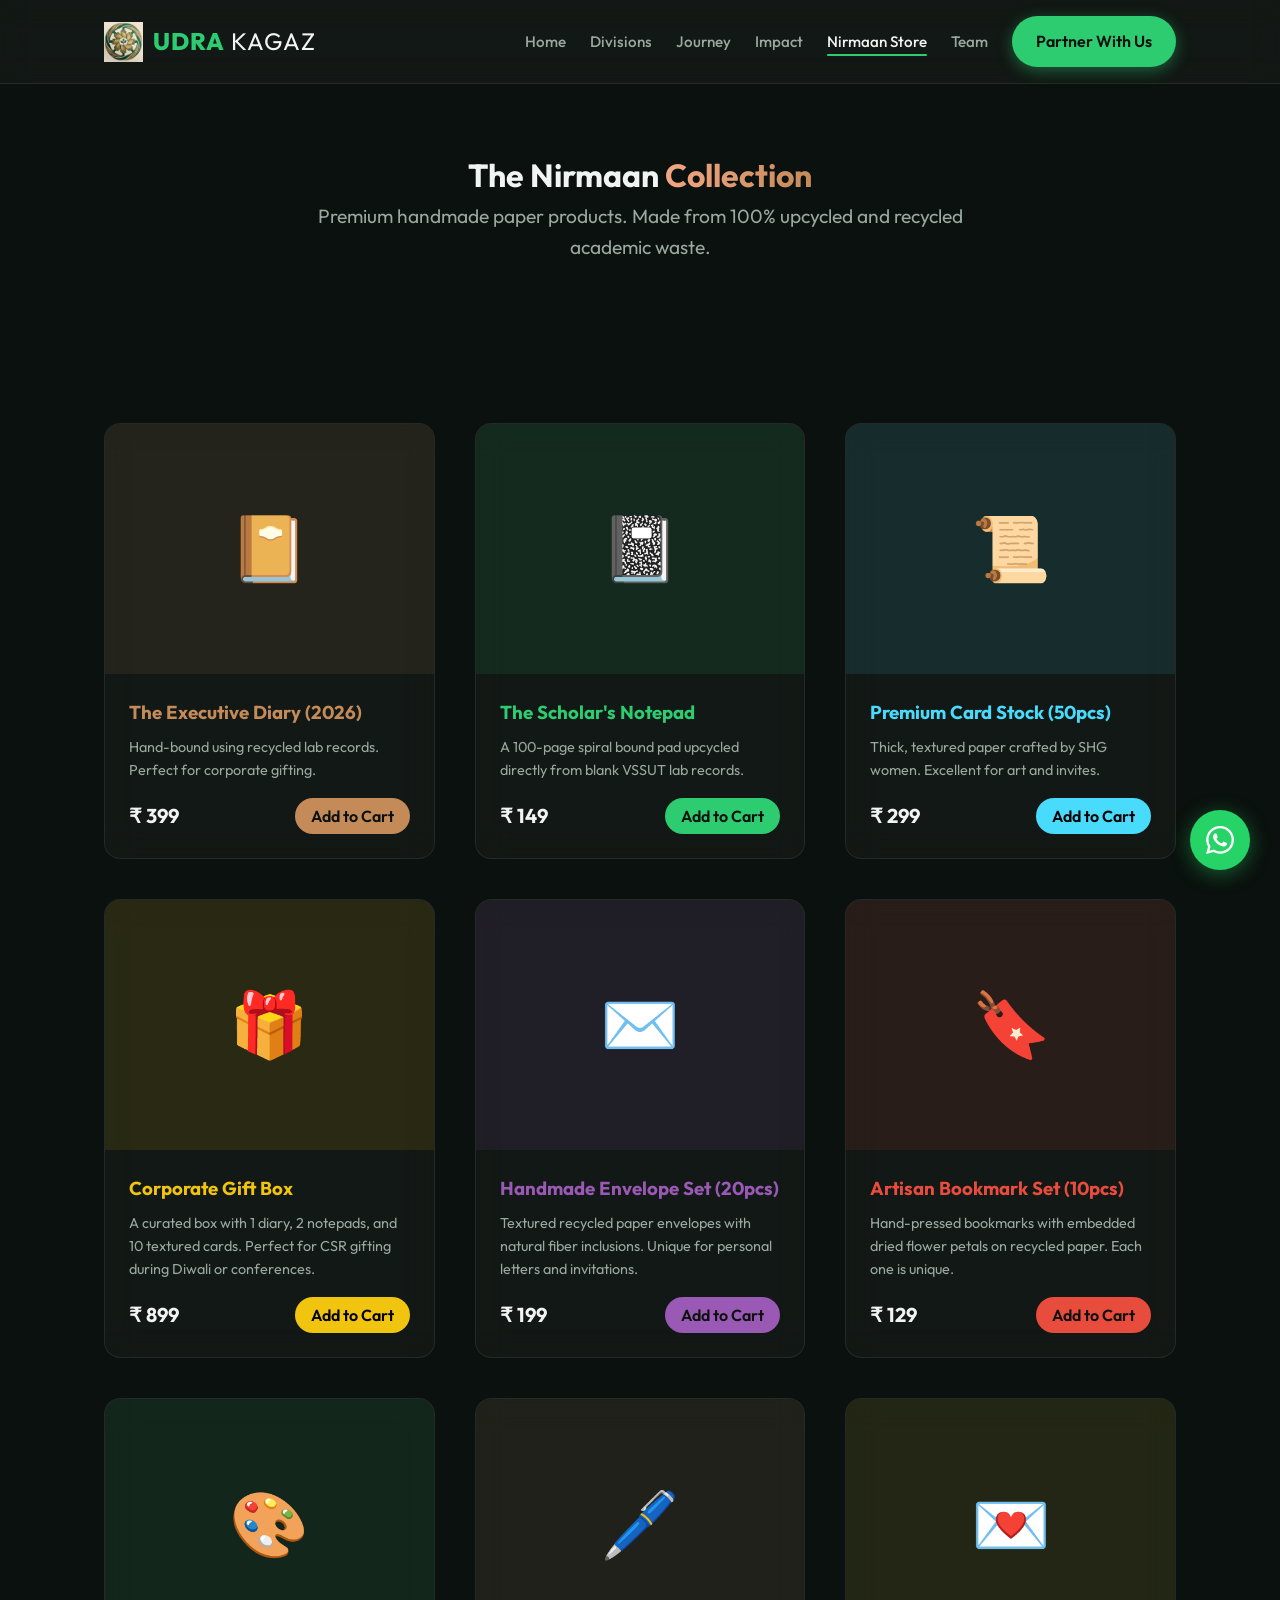
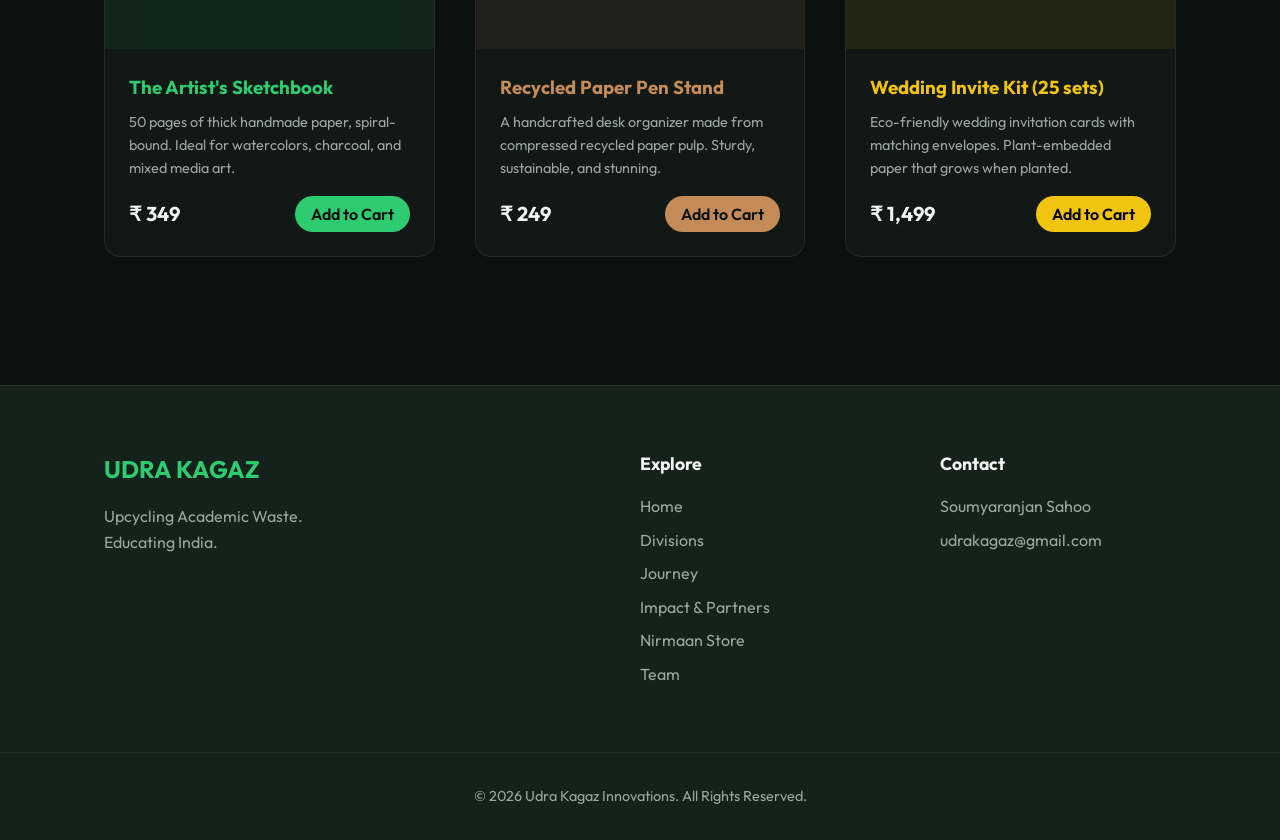
<file: store.html>
<!DOCTYPE html>
<html lang="en">
<head>
    <meta charset="UTF-8">
    <meta name="viewport" content="width=device-width, initial-scale=1.0">
    <title>Nirmaan Store | Udra Kagaz Innovations</title>
    
    <!-- Open Graph Meta Tags -->
    <meta property="og:title" content="Nirmaan Store | Udra Kagaz Innovations">
    <meta property="og:description" content="Premium handmade paper products. Made from 100% upcycled academic waste.">
    <meta property="og:image" content="https://raw.githubusercontent.com/SOUMYA-soumya/UDRA_KAGAZ_WEBAPP/main/assets/screenshot2.png">
    <meta property="og:url" content="https://github.com/SOUMYA-soumya/UDRA_KAGAZ_WEBAPP">
    <meta property="og:type" content="website">
    <meta name="twitter:card" content="summary_large_image">
    <link href="https://fonts.googleapis.com/css2?family=Outfit:wght@300;400;500;600;700;800&display=swap" rel="stylesheet">
    <link rel="stylesheet" href="style.css">
</head>
<body class="page-body">
    <div class="page-transition"></div>

    <nav class="navbar glass">
        <div class="nav-container">
            <a href="index.html" class="logo" style="display: flex; align-items: center; gap: 10px;">
                <img src="assets/logo.png" alt="UKI Logo" height="40">
                <span><span class="logo-bold">UDRA</span> KAGAZ</span>
            </a>
            <button class="mobile-toggle" id="mobileToggle" aria-label="Toggle Menu">
                <span></span><span></span><span></span>
            </button>
            <ul class="nav-links" id="navLinks">
                <li><a href="index.html">Home</a></li>
                <li><a href="divisions.html">Divisions</a></li>
                <li><a href="journey.html">Journey</a></li>
                <li><a href="impact.html">Impact</a></li>
                <li><a href="store.html" class="active">Nirmaan Store</a></li>
                <li><a href="team.html">Team</a></li>
                <li><a href="impact.html#partner" class="btn btn-primary">Partner With Us</a></li>
            </ul>
        </div>
    </nav>

    <header class="page-header" style="padding-top: 150px; text-align: center;">
        <h1 class="fade-up">The Nirmaan <span class="text-gradient-alt">Collection</span></h1>
        <p class="subtitle fade-up delay-1">Premium handmade paper products. Made from 100% upcycled and recycled academic waste.</p>
    </header>

    <section class="section">
        <div class="container">
            <div class="product-grid">
                
                <div class="product-card glass fade-up delay-1">
                    <div class="product-img-wrap" style="background: rgba(196, 139, 89, 0.1); height: 250px; border-radius: 12px 12px 0 0; display: flex; align-items:center; justify-content:center; font-size:4rem;">
                        📔
                    </div>
                    <div class="product-details" style="padding: 1.5rem;">
                        <h3 style="margin-bottom: 0.5rem; color: var(--accent-brown);">The Executive Diary (2026)</h3>
                        <p style="color: var(--text-muted); font-size: 0.9rem; margin-bottom: 1rem;">Hand-bound using recycled lab records. Perfect for corporate gifting.</p>
                        <div class="product-footer" style="display: flex; justify-content: space-between; align-items: center;">
                            <span style="font-size: 1.25rem; font-weight: 700;">₹ 399</span>
                            <button class="btn btn-primary add-to-cart" data-name="The Executive Diary (2026)" data-price="399" style="padding: 0.5rem 1rem; background: var(--accent-brown); box-shadow: none;">Add to Cart</button>
                        </div>
                    </div>
                </div>

                <div class="product-card glass fade-up delay-2">
                    <div class="product-img-wrap" style="background: rgba(46, 204, 113, 0.1); height: 250px; border-radius: 12px 12px 0 0; display: flex; align-items:center; justify-content:center; font-size:4rem;">
                        📓
                    </div>
                    <div class="product-details" style="padding: 1.5rem;">
                        <h3 style="margin-bottom: 0.5rem; color: var(--accent-green);">The Scholar's Notepad</h3>
                        <p style="color: var(--text-muted); font-size: 0.9rem; margin-bottom: 1rem;">A 100-page spiral bound pad upcycled directly from blank VSSUT lab records.</p>
                        <div class="product-footer" style="display: flex; justify-content: space-between; align-items: center;">
                            <span style="font-size: 1.25rem; font-weight: 700;">₹ 149</span>
                            <button class="btn btn-primary add-to-cart" data-name="The Scholar's Notepad" data-price="149" style="padding: 0.5rem 1rem; box-shadow: none;">Add to Cart</button>
                        </div>
                    </div>
                </div>
                
                <div class="product-card glass fade-up delay-3">
                    <div class="product-img-wrap" style="background: rgba(72, 219, 251, 0.1); height: 250px; border-radius: 12px 12px 0 0; display: flex; align-items:center; justify-content:center; font-size:4rem;">
                        📜
                    </div>
                    <div class="product-details" style="padding: 1.5rem;">
                        <h3 style="margin-bottom: 0.5rem; color: #48dbfb;">Premium Card Stock (50pcs)</h3>
                        <p style="color: var(--text-muted); font-size: 0.9rem; margin-bottom: 1rem;">Thick, textured paper crafted by SHG women. Excellent for art and invites.</p>
                        <div class="product-footer" style="display: flex; justify-content: space-between; align-items: center;">
                            <span style="font-size: 1.25rem; font-weight: 700;">₹ 299</span>
                            <button class="btn btn-primary add-to-cart" data-name="Premium Card Stock (50pcs)" data-price="299" style="padding: 0.5rem 1rem; background: #48dbfb; color: #000; box-shadow: none;">Add to Cart</button>
                        </div>
                    </div>
                </div>

                <!-- Product 4 -->
                <div class="product-card glass fade-up delay-1">
                    <div class="product-img-wrap" style="background: rgba(241, 196, 15, 0.1); height: 250px; border-radius: 12px 12px 0 0; display: flex; align-items:center; justify-content:center; font-size:4rem;">
                        🎁
                    </div>
                    <div class="product-details" style="padding: 1.5rem;">
                        <h3 style="margin-bottom: 0.5rem; color: #f1c40f;">Corporate Gift Box</h3>
                        <p style="color: var(--text-muted); font-size: 0.9rem; margin-bottom: 1rem;">A curated box with 1 diary, 2 notepads, and 10 textured cards. Perfect for CSR gifting during Diwali or conferences.</p>
                        <div class="product-footer" style="display: flex; justify-content: space-between; align-items: center;">
                            <span style="font-size: 1.25rem; font-weight: 700;">₹ 899</span>
                            <button class="btn btn-primary add-to-cart" data-name="Corporate Gift Box" data-price="899" style="padding: 0.5rem 1rem; background: #f1c40f; color: #000; box-shadow: none;">Add to Cart</button>
                        </div>
                    </div>
                </div>

                <!-- Product 5 -->
                <div class="product-card glass fade-up delay-2">
                    <div class="product-img-wrap" style="background: rgba(155, 89, 182, 0.1); height: 250px; border-radius: 12px 12px 0 0; display: flex; align-items:center; justify-content:center; font-size:4rem;">
                        ✉️
                    </div>
                    <div class="product-details" style="padding: 1.5rem;">
                        <h3 style="margin-bottom: 0.5rem; color: #9b59b6;">Handmade Envelope Set (20pcs)</h3>
                        <p style="color: var(--text-muted); font-size: 0.9rem; margin-bottom: 1rem;">Textured recycled paper envelopes with natural fiber inclusions. Unique for personal letters and invitations.</p>
                        <div class="product-footer" style="display: flex; justify-content: space-between; align-items: center;">
                            <span style="font-size: 1.25rem; font-weight: 700;">₹ 199</span>
                            <button class="btn btn-primary add-to-cart" data-name="Handmade Envelope Set (20pcs)" data-price="199" style="padding: 0.5rem 1rem; background: #9b59b6; box-shadow: none;">Add to Cart</button>
                        </div>
                    </div>
                </div>

                <!-- Product 6 -->
                <div class="product-card glass fade-up delay-3">
                    <div class="product-img-wrap" style="background: rgba(231, 76, 60, 0.1); height: 250px; border-radius: 12px 12px 0 0; display: flex; align-items:center; justify-content:center; font-size:4rem;">
                        🔖
                    </div>
                    <div class="product-details" style="padding: 1.5rem;">
                        <h3 style="margin-bottom: 0.5rem; color: #e74c3c;">Artisan Bookmark Set (10pcs)</h3>
                        <p style="color: var(--text-muted); font-size: 0.9rem; margin-bottom: 1rem;">Hand-pressed bookmarks with embedded dried flower petals on recycled paper. Each one is unique.</p>
                        <div class="product-footer" style="display: flex; justify-content: space-between; align-items: center;">
                            <span style="font-size: 1.25rem; font-weight: 700;">₹ 129</span>
                            <button class="btn btn-primary add-to-cart" data-name="Artisan Bookmark Set (10pcs)" data-price="129" style="padding: 0.5rem 1rem; background: #e74c3c; box-shadow: none;">Add to Cart</button>
                        </div>
                    </div>
                </div>

                <!-- Product 7 -->
                <div class="product-card glass fade-up delay-1">
                    <div class="product-img-wrap" style="background: rgba(46, 204, 113, 0.08); height: 250px; border-radius: 12px 12px 0 0; display: flex; align-items:center; justify-content:center; font-size:4rem;">
                        🎨
                    </div>
                    <div class="product-details" style="padding: 1.5rem;">
                        <h3 style="margin-bottom: 0.5rem; color: var(--accent-green);">The Artist's Sketchbook</h3>
                        <p style="color: var(--text-muted); font-size: 0.9rem; margin-bottom: 1rem;">50 pages of thick handmade paper, spiral-bound. Ideal for watercolors, charcoal, and mixed media art.</p>
                        <div class="product-footer" style="display: flex; justify-content: space-between; align-items: center;">
                            <span style="font-size: 1.25rem; font-weight: 700;">₹ 349</span>
                            <button class="btn btn-primary add-to-cart" data-name="The Artist's Sketchbook" data-price="349" style="padding: 0.5rem 1rem; box-shadow: none;">Add to Cart</button>
                        </div>
                    </div>
                </div>

                <!-- Product 8 -->
                <div class="product-card glass fade-up delay-2">
                    <div class="product-img-wrap" style="background: rgba(196, 139, 89, 0.08); height: 250px; border-radius: 12px 12px 0 0; display: flex; align-items:center; justify-content:center; font-size:4rem;">
                        🖊️
                    </div>
                    <div class="product-details" style="padding: 1.5rem;">
                        <h3 style="margin-bottom: 0.5rem; color: var(--accent-brown);">Recycled Paper Pen Stand</h3>
                        <p style="color: var(--text-muted); font-size: 0.9rem; margin-bottom: 1rem;">A handcrafted desk organizer made from compressed recycled paper pulp. Sturdy, sustainable, and stunning.</p>
                        <div class="product-footer" style="display: flex; justify-content: space-between; align-items: center;">
                            <span style="font-size: 1.25rem; font-weight: 700;">₹ 249</span>
                            <button class="btn btn-primary add-to-cart" data-name="Recycled Paper Pen Stand" data-price="249" style="padding: 0.5rem 1rem; background: var(--accent-brown); box-shadow: none;">Add to Cart</button>
                        </div>
                    </div>
                </div>

                <!-- Product 9 -->
                <div class="product-card glass fade-up delay-3">
                    <div class="product-img-wrap" style="background: rgba(241, 196, 15, 0.08); height: 250px; border-radius: 12px 12px 0 0; display: flex; align-items:center; justify-content:center; font-size:4rem;">
                        💌
                    </div>
                    <div class="product-details" style="padding: 1.5rem;">
                        <h3 style="margin-bottom: 0.5rem; color: #f1c40f;">Wedding Invite Kit (25 sets)</h3>
                        <p style="color: var(--text-muted); font-size: 0.9rem; margin-bottom: 1rem;">Eco-friendly wedding invitation cards with matching envelopes. Plant-embedded paper that grows when planted.</p>
                        <div class="product-footer" style="display: flex; justify-content: space-between; align-items: center;">
                            <span style="font-size: 1.25rem; font-weight: 700;">₹ 1,499</span>
                            <button class="btn btn-primary add-to-cart" data-name="Wedding Invite Kit (25 sets)" data-price="1499" style="padding: 0.5rem 1rem; background: #f1c40f; color: #000; box-shadow: none;">Add to Cart</button>
                        </div>
                    </div>
                </div>

            </div>
        </div>
    </section>

    <!-- SHOPPING CART MODAL -->
    <div id="cartModal" class="cart-modal">
        <div class="cart-header">
            <h2>Your Cart</h2>
            <button id="closeCart" class="close-cart">&times;</button>
        </div>
        <div id="cartItems" class="cart-items">
            <!-- Items injected by JS -->
        </div>
        <div class="cart-footer">
            <div class="cart-total">
                <span>Total:</span>
                <span id="cartTotalValue">₹0</span>
            </div>
            <button id="checkoutBtn" class="btn btn-primary" style="width: 100%;">Checkout via WhatsApp</button>
        </div>
    </div>

    <!-- FLOATING CART BUTTON -->
    <button id="floatingCartBtn" class="floating-cart-btn">
        🛒 <span id="cartBadge" class="cart-badge">0</span>
    </button>

    <footer class="site-footer" style="margin-top: auto;">
        <div class="container footer-grid">
            <div class="footer-brand">
                <h3>UDRA KAGAZ</h3>
                <p>Upcycling Academic Waste.<br>Educating India.</p>
            </div>
            <div class="footer-links">
                <h4>Explore</h4>
                <ul>
                    <li><a href="index.html">Home</a></li>
                    <li><a href="divisions.html">Divisions</a></li>
                    <li><a href="journey.html">Journey</a></li>
                    <li><a href="impact.html">Impact & Partners</a></li>
                    <li><a href="store.html">Nirmaan Store</a></li>
                    <li><a href="team.html">Team</a></li>
                </ul>
            </div>
            <div class="footer-contact">
                <h4>Contact</h4>
                <p>Soumyaranjan Sahoo</p>
                <p>udrakagaz@gmail.com</p>
            </div>
        </div>
        <div class="footer-bottom text-center">
            <p>© 2026 Udra Kagaz Innovations. All Rights Reserved.</p>
        </div>
    </footer>

    <a href="https://wa.me/917008xxxxxx?text=Hi%20UKI%2C%20I%27m%20interested%20in%20partnering!" class="whatsapp-float" target="_blank" title="Chat on WhatsApp">
        <svg xmlns="http://www.w3.org/2000/svg" width="28" height="28" viewBox="0 0 24 24" fill="white"><path d="M17.472 14.382c-.297-.149-1.758-.867-2.03-.967-.273-.099-.471-.148-.67.15-.197.297-.767.966-.94 1.164-.173.199-.347.223-.644.075-.297-.15-1.255-.463-2.39-1.475-.883-.788-1.48-1.761-1.653-2.059-.173-.297-.018-.458.13-.606.134-.133.298-.347.446-.52.149-.174.198-.298.298-.497.099-.198.05-.371-.025-.52-.075-.149-.669-1.612-.916-2.207-.242-.579-.487-.5-.669-.51-.173-.008-.371-.01-.57-.01-.198 0-.52.074-.792.372-.272.297-1.04 1.016-1.04 2.479 0 1.462 1.065 2.875 1.213 3.074.149.198 2.096 3.2 5.077 4.487.709.306 1.262.489 1.694.625.712.227 1.36.195 1.871.118.571-.085 1.758-.719 2.006-1.413.248-.694.248-1.289.173-1.413-.074-.124-.272-.198-.57-.347m-5.421 7.403h-.004a9.87 9.87 0 01-5.031-1.378l-.361-.214-3.741.982.998-3.648-.235-.374a9.86 9.86 0 01-1.51-5.26c.001-5.45 4.436-9.884 9.888-9.884 2.64 0 5.122 1.03 6.988 2.898a9.825 9.825 0 012.893 6.994c-.003 5.45-4.437 9.884-9.885 9.884m8.413-18.297A11.815 11.815 0 0012.05 0C5.495 0 .16 5.335.157 11.892c0 2.096.547 4.142 1.588 5.945L.057 24l6.305-1.654a11.882 11.882 0 005.683 1.448h.005c6.554 0 11.89-5.335 11.893-11.893a11.821 11.821 0 00-3.48-8.413z"/></svg>
    </a>

    <script src="app.js"></script>
</body>
</html>
</file>
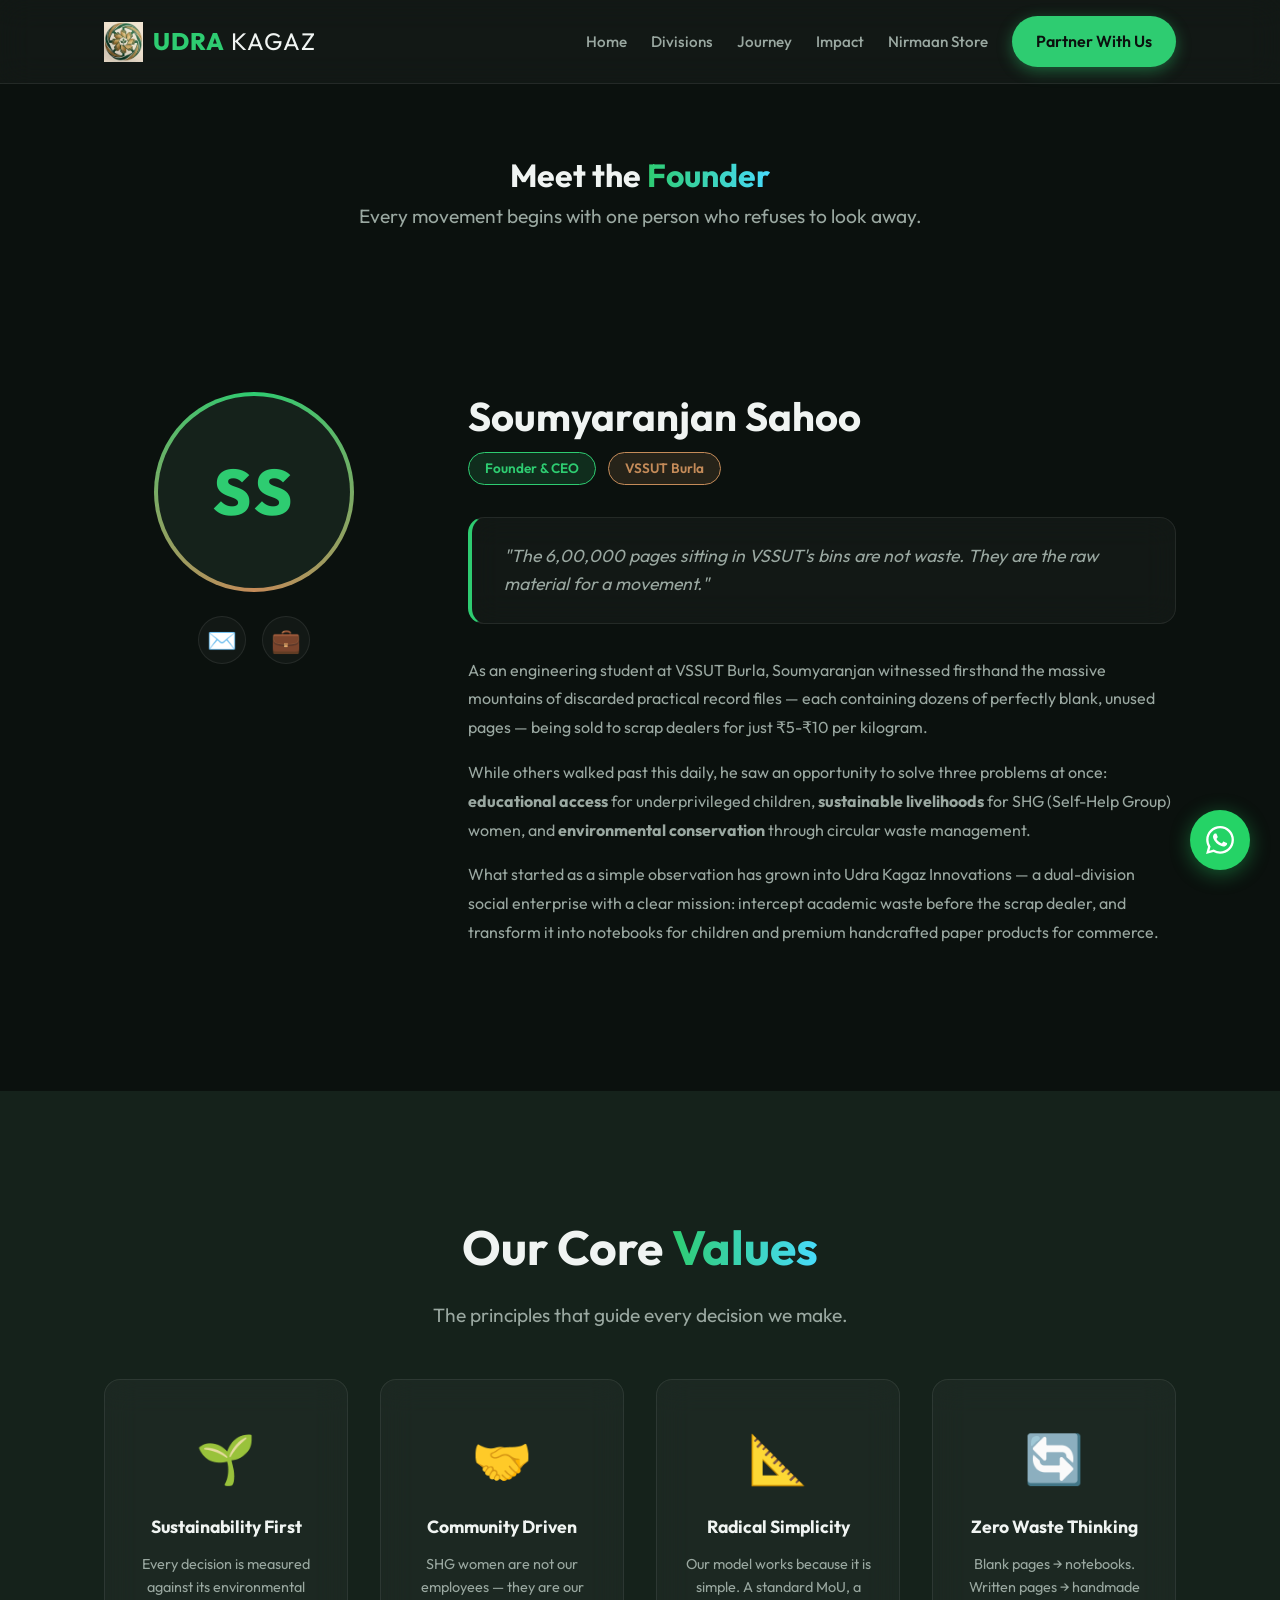
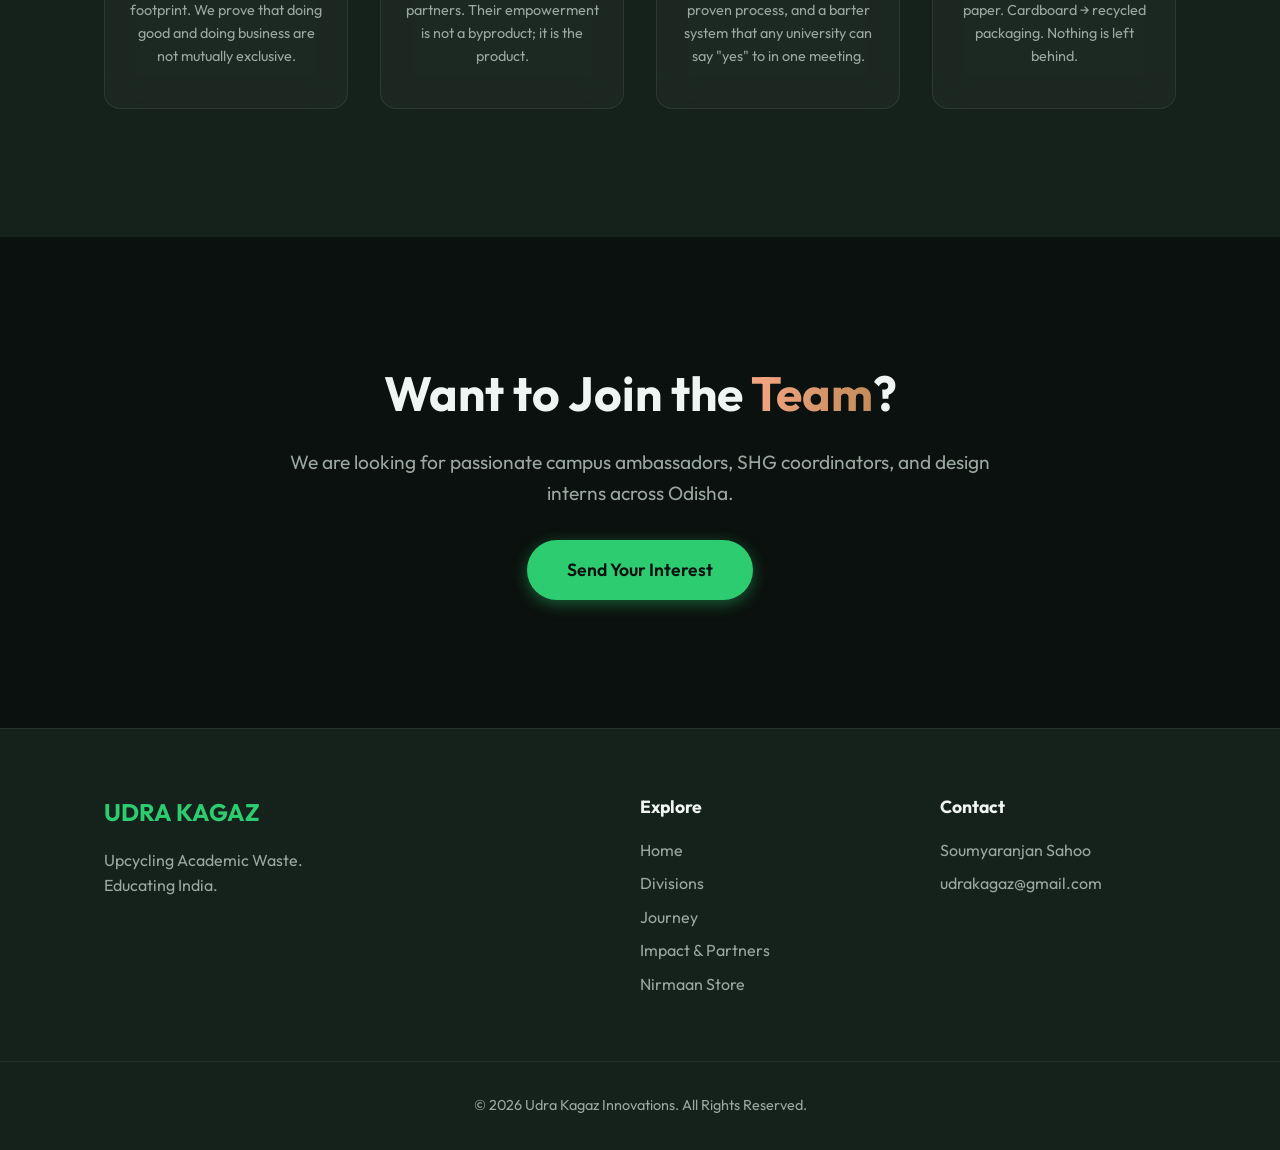
<file: team.html>
<!DOCTYPE html>
<html lang="en">
<head>
    <meta charset="UTF-8">
    <meta name="viewport" content="width=device-width, initial-scale=1.0">
    <title>Our Team | Udra Kagaz Innovations</title>
    <meta name="description" content="Meet the founder behind Udra Kagaz Innovations, a student-led circular economy startup from VSSUT Burla.">
    
    <!-- Open Graph Meta Tags -->
    <meta property="og:title" content="Our Team | Udra Kagaz Innovations">
    <meta property="og:description" content="Meet the founder behind Udra Kagaz Innovations, a student-led circular economy startup from VSSUT Burla.">
    <meta property="og:image" content="https://raw.githubusercontent.com/SOUMYA-soumya/UDRA_KAGAZ_WEBAPP/main/assets/screenshot2.png">
    <meta property="og:url" content="https://github.com/SOUMYA-soumya/UDRA_KAGAZ_WEBAPP">
    <meta property="og:type" content="website">
    <meta name="twitter:card" content="summary_large_image">
    <link rel="preconnect" href="https://fonts.googleapis.com">
    <link rel="preconnect" href="https://fonts.gstatic.com" crossorigin>
    <link href="https://fonts.googleapis.com/css2?family=Outfit:wght@300;400;500;600;700;800&display=swap" rel="stylesheet">
    <link rel="stylesheet" href="style.css">
</head>
<body class="page-body">
    <div class="page-transition"></div>

    <!-- NAVIGATION -->
    <nav class="navbar glass">
        <div class="nav-container">
            <a href="index.html" class="logo" style="display: flex; align-items: center; gap: 10px;">
                <img src="assets/logo.png" alt="UKI Logo" height="40">
                <span><span class="logo-bold">UDRA</span> KAGAZ</span>
            </a>
            <button class="mobile-toggle" id="mobileToggle" aria-label="Toggle Menu">
                <span></span><span></span><span></span>
            </button>
            <ul class="nav-links" id="navLinks">
                <li><a href="index.html">Home</a></li>
                <li><a href="divisions.html">Divisions</a></li>
                <li><a href="journey.html">Journey</a></li>
                <li><a href="impact.html">Impact</a></li>
                <li><a href="store.html">Nirmaan Store</a></li>
                <li><a href="impact.html#partner" class="btn btn-primary">Partner With Us</a></li>
            </ul>
        </div>
    </nav>

    <!-- PAGE HEADER -->
    <header class="page-header" style="padding-top: 150px; text-align: center;">
        <h1 class="fade-up">Meet the <span class="text-gradient">Founder</span></h1>
        <p class="subtitle fade-up delay-1">Every movement begins with one person who refuses to look away.</p>
    </header>

    <!-- FOUNDER SECTION -->
    <section class="section">
        <div class="container">
            <div class="founder-grid fade-up">
                <div class="founder-avatar">
                    <div class="avatar-ring">
                        <div class="avatar-placeholder">SS</div>
                    </div>
                    <div class="founder-socials">
                        <a href="mailto:udrakagaz@gmail.com" class="social-link" title="Email">✉️</a>
                        <a href="https://linkedin.com" target="_blank" class="social-link" title="LinkedIn">💼</a>
                    </div>
                </div>
                <div class="founder-bio">
                    <h2>Soumyaranjan Sahoo</h2>
                    <div class="founder-tags">
                        <span class="tag tag-green">Founder & CEO</span>
                        <span class="tag tag-brown">VSSUT Burla</span>
                    </div>
                    <div class="founder-quote glass">
                        <p>"The 6,00,000 pages sitting in VSSUT's bins are not waste. They are the raw material for a movement."</p>
                    </div>
                    <p class="founder-text">As an engineering student at VSSUT Burla, Soumyaranjan witnessed firsthand the massive mountains of discarded practical record files — each containing dozens of perfectly blank, unused pages — being sold to scrap dealers for just ₹5-₹10 per kilogram.</p>
                    <p class="founder-text">While others walked past this daily, he saw an opportunity to solve three problems at once: <strong>educational access</strong> for underprivileged children, <strong>sustainable livelihoods</strong> for SHG (Self-Help Group) women, and <strong>environmental conservation</strong> through circular waste management.</p>
                    <p class="founder-text">What started as a simple observation has grown into Udra Kagaz Innovations — a dual-division social enterprise with a clear mission: intercept academic waste before the scrap dealer, and transform it into notebooks for children and premium handcrafted paper products for commerce.</p>
                </div>
            </div>
        </div>
    </section>

    <!-- VALUES -->
    <section class="section dark-section">
        <div class="container text-center">
            <h2 class="fade-up">Our Core <span class="text-gradient">Values</span></h2>
            <p class="subtitle fade-up delay-1">The principles that guide every decision we make.</p>
            <div class="values-grid">
                <div class="value-card glass fade-up delay-1">
                    <div class="value-icon">🌱</div>
                    <h4>Sustainability First</h4>
                    <p>Every decision is measured against its environmental footprint. We prove that doing good and doing business are not mutually exclusive.</p>
                </div>
                <div class="value-card glass fade-up delay-2">
                    <div class="value-icon">🤝</div>
                    <h4>Community Driven</h4>
                    <p>SHG women are not our employees — they are our partners. Their empowerment is not a byproduct; it is the product.</p>
                </div>
                <div class="value-card glass fade-up delay-3">
                    <div class="value-icon">📐</div>
                    <h4>Radical Simplicity</h4>
                    <p>Our model works because it is simple. A standard MoU, a proven process, and a barter system that any university can say "yes" to in one meeting.</p>
                </div>
                <div class="value-card glass fade-up delay-4">
                    <div class="value-icon">🔄</div>
                    <h4>Zero Waste Thinking</h4>
                    <p>Blank pages → notebooks. Written pages → handmade paper. Cardboard → recycled packaging. Nothing is left behind.</p>
                </div>
            </div>
        </div>
    </section>

    <!-- JOIN THE TEAM CTA -->
    <section class="section text-center">
        <div class="container fade-up">
            <h2>Want to Join the <span class="text-gradient-alt">Team</span>?</h2>
            <p class="subtitle">We are looking for passionate campus ambassadors, SHG coordinators, and design interns across Odisha.</p>
            <a href="mailto:udrakagaz@gmail.com?subject=I%20want%20to%20join%20UKI" class="btn btn-primary btn-large">Send Your Interest</a>
        </div>
    </section>

    <!-- FOOTER -->
    <footer class="site-footer">
        <div class="container footer-grid">
            <div class="footer-brand">
                <h3>UDRA KAGAZ</h3>
                <p>Upcycling Academic Waste.<br>Educating India.</p>
            </div>
            <div class="footer-links">
                <h4>Explore</h4>
                <ul>
                    <li><a href="index.html">Home</a></li>
                    <li><a href="divisions.html">Divisions</a></li>
                    <li><a href="journey.html">Journey</a></li>
                    <li><a href="impact.html">Impact & Partners</a></li>
                    <li><a href="store.html">Nirmaan Store</a></li>
                </ul>
            </div>
            <div class="footer-contact">
                <h4>Contact</h4>
                <p>Soumyaranjan Sahoo</p>
                <p>udrakagaz@gmail.com</p>
            </div>
        </div>
        <div class="footer-bottom text-center">
            <p>© 2026 Udra Kagaz Innovations. All Rights Reserved.</p>
        </div>
    </footer>

    <!-- FLOATING WHATSAPP CTA -->
    <a href="https://wa.me/917008xxxxxx?text=Hi%20UKI%2C%20I%27m%20interested%20in%20partnering!" class="whatsapp-float" target="_blank" title="Chat on WhatsApp">
        <svg xmlns="http://www.w3.org/2000/svg" width="28" height="28" viewBox="0 0 24 24" fill="white"><path d="M17.472 14.382c-.297-.149-1.758-.867-2.03-.967-.273-.099-.471-.148-.67.15-.197.297-.767.966-.94 1.164-.173.199-.347.223-.644.075-.297-.15-1.255-.463-2.39-1.475-.883-.788-1.48-1.761-1.653-2.059-.173-.297-.018-.458.13-.606.134-.133.298-.347.446-.52.149-.174.198-.298.298-.497.099-.198.05-.371-.025-.52-.075-.149-.669-1.612-.916-2.207-.242-.579-.487-.5-.669-.51-.173-.008-.371-.01-.57-.01-.198 0-.52.074-.792.372-.272.297-1.04 1.016-1.04 2.479 0 1.462 1.065 2.875 1.213 3.074.149.198 2.096 3.2 5.077 4.487.709.306 1.262.489 1.694.625.712.227 1.36.195 1.871.118.571-.085 1.758-.719 2.006-1.413.248-.694.248-1.289.173-1.413-.074-.124-.272-.198-.57-.347m-5.421 7.403h-.004a9.87 9.87 0 01-5.031-1.378l-.361-.214-3.741.982.998-3.648-.235-.374a9.86 9.86 0 01-1.51-5.26c.001-5.45 4.436-9.884 9.888-9.884 2.64 0 5.122 1.03 6.988 2.898a9.825 9.825 0 012.893 6.994c-.003 5.45-4.437 9.884-9.885 9.884m8.413-18.297A11.815 11.815 0 0012.05 0C5.495 0 .16 5.335.157 11.892c0 2.096.547 4.142 1.588 5.945L.057 24l6.305-1.654a11.882 11.882 0 005.683 1.448h.005c6.554 0 11.89-5.335 11.893-11.893a11.821 11.821 0 00-3.48-8.413z"/></svg>
    </a>

    <script src="app.js"></script>
</body>
</html>
</file>
<file: style.css>
:root {
    /* Color Palette */
    --primary-bg: #0b110e;
    --secondary-bg: #15221b;
    --text-main: #f0f4f2;
    --text-muted: #9aa8a1;
    
    /* Branding Colors */
    --accent-green: #2ecc71;
    --accent-green-glow: rgba(46, 204, 113, 0.4);
    --accent-brown: #c48b59;
    --accent-brown-glow: rgba(196, 139, 89, 0.4);
    --accent-gold: #f1c40f;
    
    /* Glassmorphism */
    --glass-bg: rgba(255, 255, 255, 0.03);
    --glass-border: rgba(255, 255, 255, 0.08);
    
    /* Layout */
    --container-width: 1200px;
}

* {
    margin: 0;
    padding: 0;
    box-sizing: border-box;
}

html {
    scroll-behavior: smooth;
}

body {
    font-family: 'Outfit', sans-serif;
    background-color: var(--primary-bg);
    color: var(--text-main);
    line-height: 1.6;
    overflow-x: hidden;
    display: flex;
    flex-direction: column;
    min-height: 100vh;
}

a {
    text-decoration: none;
    color: inherit;
}

ul {
    list-style: none;
}

.mt-2 { margin-top: 1rem; }
.mt-3 { margin-top: 2rem; }
.mt-4 { margin-top: 4rem; }

/* Utilities */
.container {
    max-width: var(--container-width);
    margin: 0 auto;
    padding: 0 5%;
}

.text-center { text-align: center; }
.padding-large { padding: 3rem; }

.glass {
    background: var(--glass-bg);
    backdrop-filter: blur(16px);
    -webkit-backdrop-filter: blur(16px);
    border: 1px solid var(--glass-border);
    border-radius: 16px;
}

.text-gradient {
    background: linear-gradient(90deg, #2ecc71, #48dbfb);
    -webkit-background-clip: text;
    -webkit-text-fill-color: transparent;
}

.text-gradient-alt {
    background: linear-gradient(90deg, #f3a683, #c48b59);
    -webkit-background-clip: text;
    -webkit-text-fill-color: transparent;
}

/* Base Buttons */
.btn {
    display: inline-block;
    padding: 0.8rem 1.5rem;
    border-radius: 50px;
    font-weight: 600;
    transition: all 0.3s ease;
    cursor: pointer;
    border: none;
    font-family: inherit;
    font-size: 1rem;
}

.btn-primary {
    background: var(--accent-green);
    color: #0b110e;
    box-shadow: 0 4px 15px var(--accent-green-glow);
}

.btn-primary:hover {
    background: #27ae60;
    box-shadow: 0 6px 20px rgba(46, 204, 113, 0.6);
    transform: translateY(-2px);
}

.btn-secondary {
    background: transparent;
    color: var(--text-main);
    border: 1px solid var(--glass-border);
}

.btn-secondary:hover {
    background: rgba(255,255,255,0.05);
    border-color: rgba(255,255,255,0.2);
}

.btn-large {
    padding: 1rem 2.5rem;
    font-size: 1.1rem;
}

.hero-buttons {
    display: flex;
    gap: 1rem;
    justify-content: center;
    margin-top: 2rem;
}

/* ========================================
   NAVIGATION
   ======================================== */
.navbar {
    position: fixed;
    top: 0;
    width: 100%;
    z-index: 1000;
    padding: 1rem 0;
    border-top: none;
    border-left: none;
    border-right: none;
    border-radius: 0;
    transition: background 0.3s, box-shadow 0.3s;
}

.nav-container {
    max-width: var(--container-width);
    margin: 0 auto;
    padding: 0 5%;
    display: flex;
    justify-content: space-between;
    align-items: center;
}

.logo {
    font-size: 1.5rem;
    letter-spacing: 1px;
}

.logo-bold {
    font-weight: 800;
    color: var(--accent-green);
}

.nav-links {
    display: flex;
    gap: 1.5rem;
    align-items: center;
}

.nav-links a:not(.btn) {
    font-weight: 500;
    color: var(--text-muted);
    transition: color 0.3s;
    position: relative;
    font-size: 0.95rem;
}

.nav-links a:not(.btn):hover, .nav-links a.active {
    color: var(--text-main);
}

.nav-links a.active::after {
    content: '';
    position: absolute;
    bottom: -5px;
    left: 0;
    width: 100%;
    height: 2px;
    background: var(--accent-green);
    border-radius: 2px;
}

/* Mobile Hamburger */
.mobile-toggle {
    display: none;
    flex-direction: column;
    gap: 5px;
    background: none;
    border: none;
    cursor: pointer;
    padding: 5px;
    z-index: 1001;
}

.mobile-toggle span {
    display: block;
    width: 26px;
    height: 2px;
    background: var(--text-main);
    border-radius: 2px;
    transition: all 0.3s ease;
}

.mobile-toggle.active span:nth-child(1) {
    transform: rotate(45deg) translate(5px, 5px);
}

.mobile-toggle.active span:nth-child(2) {
    opacity: 0;
}

.mobile-toggle.active span:nth-child(3) {
    transform: rotate(-45deg) translate(5px, -5px);
}

/* ========================================
   HERO SECTION
   ======================================== */
.hero {
    position: relative;
    min-height: 90vh;
    display: flex;
    align-items: center;
    justify-content: center;
    padding-top: 80px;
    overflow: hidden;
}

.hero-bg-shapes {
    position: absolute;
    top: 0;
    left: 0;
    width: 100%;
    height: 100%;
    z-index: -1;
}

.shape {
    position: absolute;
    border-radius: 50%;
    filter: blur(80px);
}

.shape-1 {
    top: -10%;
    left: -10%;
    width: 40vw;
    height: 40vw;
    background: rgba(46, 204, 113, 0.15);
    animation: float 20s infinite alternate;
}

.shape-2 {
    bottom: -10%;
    right: -10%;
    width: 30vw;
    height: 30vw;
    background: rgba(196, 139, 89, 0.15);
    animation: float 25s infinite alternate-reverse;
}

.shape-3 {
    top: 40%;
    left: 50%;
    width: 20vw;
    height: 20vw;
    background: rgba(72, 219, 251, 0.1);
    transform: translate(-50%, -50%);
}

@keyframes float {
    0% { transform: translate(0, 0); }
    100% { transform: translate(5%, 5%); }
}

.hero-content {
    text-align: center;
    max-width: 800px;
    z-index: 1;
}

.badge {
    display: inline-block;
    padding: 0.4rem 1rem;
    border-radius: 50px;
    border: 1px solid var(--glass-border);
    background: var(--glass-bg);
    color: var(--accent-green);
    font-size: 0.9rem;
    text-transform: uppercase;
    letter-spacing: 2px;
    margin-bottom: 2rem;
}

.hero h1 {
    font-size: 4rem;
    line-height: 1.1;
    margin-bottom: 1.5rem;
    font-weight: 800;
}

.hero-subtitle {
    font-size: 1.25rem;
    color: var(--text-muted);
    margin-bottom: 2rem;
    max-width: 600px;
    margin-inline: auto;
}

/* Particle Canvas */
#particleCanvas {
    position: fixed;
    top: 0;
    left: 0;
    width: 100%;
    height: 100%;
    z-index: -2;
    pointer-events: none;
}

/* ========================================
   CALCULATOR
   ======================================== */
.calculator-glass {
    padding: 3rem;
    margin-top: 3rem;
    border: 1px solid var(--accent-green-glow);
    background: radial-gradient(circle at center, rgba(46, 204, 113, 0.05) 0%, var(--primary-bg) 100%);
}

.calc-top {
    text-align: center;
    margin-bottom: 3rem;
}

.calc-top h3 {
    color: var(--text-muted);
    font-size: 1.2rem;
    margin-bottom: 1rem;
}

.slider-container {
    max-width: 600px;
    margin: 0 auto;
}

.slider {
    -webkit-appearance: none;
    width: 100%;
    height: 8px;
    border-radius: 4px;
    background: var(--glass-border);
    outline: none;
    margin-bottom: 1.5rem;
}

.slider::-webkit-slider-thumb {
    -webkit-appearance: none;
    appearance: none;
    width: 24px;
    height: 24px;
    border-radius: 50%;
    background: var(--accent-green);
    cursor: pointer;
    box-shadow: 0 0 15px var(--accent-green-glow);
}

.slider-value {
    font-size: 2rem;
    font-weight: 700;
    color: var(--text-main);
}

.calc-results-grid {
    display: grid;
    grid-template-columns: repeat(3, 1fr);
    gap: 2rem;
}

.calc-box {
    background: rgba(0,0,0,0.2);
    padding: 2rem;
    border-radius: 12px;
    text-align: center;
    border: 1px solid var(--glass-border);
    transition: transform 0.3s, border-color 0.3s;
}

.calc-box:hover {
    transform: scale(1.03);
    border-color: var(--accent-green);
}

.calc-icon {
    font-size: 2.5rem;
    margin-bottom: 1rem;
}

.calc-box h4 {
    color: var(--text-muted);
    font-size: 1rem;
    margin-bottom: 0.5rem;
}

.calc-number {
    font-size: 2.5rem;
    font-weight: 800;
}

.calc-footer {
    border-top: 1px solid var(--glass-border);
    padding-top: 2rem;
    margin-top: 3rem;
    font-size: 1.1rem;
}

.calc-footer strong {
    color: var(--text-main);
    font-size: 1.2rem;
}

/* ========================================
   SECTIONS & LAYOUT
   ======================================== */
.section {
    padding: 8rem 0;
}

.dark-section {
    background: var(--secondary-bg);
}

.section h2 {
    font-size: 3rem;
    margin-bottom: 1.5rem;
    line-height: 1.2;
}

.subtitle {
    color: var(--text-muted);
    font-size: 1.2rem;
    margin-bottom: 2rem;
    max-width: 700px;
    margin-inline: auto;
}

.section-grid {
    display: grid;
    grid-template-columns: 1fr 1fr;
    gap: 4rem;
    align-items: center;
}

.mission-bullets {
    margin-top: 2rem;
    display: flex;
    flex-direction: column;
    gap: 1.5rem;
}

.bullet {
    display: flex;
    align-items: center;
    gap: 1rem;
    background: var(--glass-bg);
    padding: 1rem;
    border-radius: 12px;
    border: 1px solid var(--glass-border);
    transition: border-color 0.3s;
}

.bullet:hover {
    border-color: var(--accent-green);
}

.bullet-icon {
    font-size: 2rem;
}

/* ========================================
   FAQ ACCORDION
   ======================================== */
.faq-container {
    max-width: 800px;
    margin: 0 auto;
    text-align: left;
}

.faq-item {
    background: var(--glass-bg);
    border: 1px solid var(--glass-border);
    border-radius: 12px;
    margin-bottom: 1rem;
    overflow: hidden;
    backdrop-filter: blur(16px);
    -webkit-backdrop-filter: blur(16px);
}

.faq-header {
    width: 100%;
    text-align: left;
    padding: 1.5rem;
    background: transparent;
    border: none;
    color: var(--text-main);
    font-size: 1.1rem;
    font-weight: 600;
    font-family: inherit;
    cursor: pointer;
    display: flex;
    justify-content: space-between;
    align-items: center;
    transition: background 0.3s;
}

.faq-header:hover {
    background: rgba(255, 255, 255, 0.05);
}

.faq-icon {
    font-size: 1.5rem;
    font-weight: 300;
    color: var(--accent-green);
    transition: transform 0.3s ease;
}

.faq-content {
    max-height: 0;
    overflow: hidden;
    transition: max-height 0.3s ease, padding 0.3s ease;
    background: rgba(0, 0, 0, 0.2);
}

.faq-content p {
    padding: 0 1.5rem;
    color: var(--text-muted);
    font-size: 0.95rem;
    line-height: 1.6;
}

.faq-item.active .faq-content {
    max-height: 500px;
    padding: 1rem 0 1.5rem;
}

.faq-item.active .faq-icon {
    transform: rotate(45deg);
}

/* ========================================
   DIVISION CARDS
   ======================================== */
.cards-grid {
    display: grid;
    grid-template-columns: 1fr 1fr;
    gap: 3rem;
}

.division-card {
    background: var(--primary-bg);
    padding: 3rem;
    border-radius: 24px;
    border: 1px solid var(--glass-border);
    transition: transform 0.4s ease, box-shadow 0.4s ease;
    text-align: left;
    position: relative;
    overflow: hidden;
}

.division-card::before {
    content: '';
    position: absolute;
    top: 0;
    left: 0;
    width: 100%;
    height: 4px;
}

.card-green::before { background: var(--accent-green); }
.card-brown::before { background: var(--accent-brown); }

.division-card:hover {
    transform: translateY(-10px);
}

.card-green:hover { box-shadow: 0 10px 40px rgba(46, 204, 113, 0.1); }
.card-brown:hover { box-shadow: 0 10px 40px rgba(196, 139, 89, 0.1); }

.card-icon {
    font-size: 3.5rem;
    margin-bottom: 1rem;
}

.division-card h3 {
    font-size: 2rem;
    margin-bottom: 0.2rem;
}

.card-green h3 { color: var(--accent-green); }
.card-brown h3 { color: var(--accent-brown); }

.division-card h4 {
    color: var(--text-muted);
    font-weight: 500;
    margin-bottom: 1.5rem;
}

.card-features {
    margin-top: 2rem;
    display: flex;
    flex-direction: column;
    gap: 0.8rem;
}

.card-features li {
    padding-left: 1.5rem;
    position: relative;
    color: #c1ccc6;
}

.card-green .card-features li::before, .card-brown .card-features li::before {
    content: '→';
    position: absolute;
    left: 0;
}

.card-green .card-features li::before { color: var(--accent-green); }
.card-brown .card-features li::before { color: var(--accent-brown); }

/* ========================================
   IMPACT SECTION
   ======================================== */
.impact-grid {
    display: grid;
    grid-template-columns: repeat(4, 1fr);
    gap: 2rem;
    margin-top: 4rem;
}

.impact-item {
    text-align: center;
    padding: 2.5rem 1rem;
    transition: transform 0.3s ease;
}

.impact-item:hover {
    transform: translateY(-5px);
    background: rgba(255, 255, 255, 0.05);
}

.impact-number {
    font-size: 4rem;
    font-weight: 800;
    color: white;
    margin-bottom: 1rem;
    line-height: 1;
}

.impact-label {
    color: var(--text-muted);
    font-size: 1rem;
}

/* ========================================
   STORE / PRODUCTS
   ======================================== */
.product-grid {
    display: grid;
    grid-template-columns: repeat(3, 1fr);
    gap: 2.5rem;
}

.product-card {
    transition: transform 0.3s;
    overflow: hidden;
}

.product-card:hover {
    transform: translateY(-10px);
}

/* ========================================
   TIMELINE (journey.html)
   ======================================== */
.timeline {
    position: relative;
    max-width: 900px;
    margin: 0 auto;
    padding: 2rem 0;
}

.timeline-line {
    position: absolute;
    top: 0;
    left: 50%;
    width: 2px;
    height: 100%;
    background: linear-gradient(to bottom, var(--accent-green), var(--accent-brown), var(--accent-gold));
    transform: translateX(-50%);
    z-index: 0;
}

.timeline-item {
    position: relative;
    width: 45%;
    margin-bottom: 4rem;
    z-index: 1;
}

.timeline-item.left {
    margin-right: auto;
    text-align: right;
    padding-right: 3rem;
}

.timeline-item.right {
    margin-left: auto;
    text-align: left;
    padding-left: 3rem;
}

.timeline-dot {
    position: absolute;
    top: 1.5rem;
    width: 18px;
    height: 18px;
    border-radius: 50%;
    z-index: 2;
    border: 3px solid var(--primary-bg);
}

.timeline-item.left .timeline-dot {
    right: -9px;
}

.timeline-item.right .timeline-dot {
    left: -9px;
}

.dot-green { background: var(--accent-green); box-shadow: 0 0 12px var(--accent-green-glow); }
.dot-brown { background: var(--accent-brown); box-shadow: 0 0 12px var(--accent-brown-glow); }
.dot-gold { background: var(--accent-gold); box-shadow: 0 0 12px rgba(241, 196, 15, 0.5); }

.timeline-content {
    padding: 2rem;
    transition: transform 0.3s;
}

.timeline-content:hover {
    transform: scale(1.02);
}

.timeline-highlight {
    border-color: var(--accent-gold) !important;
    background: rgba(241, 196, 15, 0.03) !important;
}

.timeline-date {
    font-size: 0.85rem;
    font-weight: 700;
    text-transform: uppercase;
    letter-spacing: 2px;
    color: var(--accent-green);
    margin-bottom: 0.5rem;
}

.timeline-content h3 {
    font-size: 1.4rem;
    margin-bottom: 0.75rem;
}

.timeline-content p {
    color: var(--text-muted);
    font-size: 0.95rem;
}

.timeline-stats {
    display: flex;
    flex-wrap: wrap;
    gap: 0.75rem;
    margin-top: 1.25rem;
}

.tstat {
    display: inline-block;
    padding: 0.35rem 0.75rem;
    background: rgba(255,255,255,0.05);
    border: 1px solid var(--glass-border);
    border-radius: 8px;
    font-size: 0.85rem;
    font-weight: 500;
}

.timeline-item.left .timeline-stats {
    justify-content: flex-end;
}

/* ========================================
   TEAM / FOUNDER PAGE
   ======================================== */
.founder-grid {
    display: grid;
    grid-template-columns: 300px 1fr;
    gap: 4rem;
    align-items: start;
}

.founder-avatar {
    text-align: center;
}

.avatar-ring {
    width: 200px;
    height: 200px;
    border-radius: 50%;
    margin: 0 auto 1.5rem;
    background: conic-gradient(var(--accent-green), var(--accent-brown), var(--accent-green));
    padding: 4px;
    animation: ringRotate 8s linear infinite;
}

@keyframes ringRotate {
    0% { filter: hue-rotate(0deg); }
    100% { filter: hue-rotate(360deg); }
}

.avatar-placeholder {
    width: 100%;
    height: 100%;
    border-radius: 50%;
    background: var(--secondary-bg);
    display: flex;
    align-items: center;
    justify-content: center;
    font-size: 4rem;
    font-weight: 800;
    color: var(--accent-green);
    letter-spacing: 4px;
}

.founder-socials {
    display: flex;
    gap: 1rem;
    justify-content: center;
}

.social-link {
    font-size: 1.5rem;
    padding: 0.5rem;
    border-radius: 50%;
    background: var(--glass-bg);
    border: 1px solid var(--glass-border);
    transition: transform 0.3s, background 0.3s;
    width: 48px;
    height: 48px;
    display: flex;
    align-items: center;
    justify-content: center;
}

.social-link:hover {
    transform: scale(1.15);
    background: rgba(255,255,255,0.08);
}

.founder-bio h2 {
    font-size: 2.5rem;
    margin-bottom: 0.75rem;
}

.founder-tags {
    display: flex;
    gap: 0.75rem;
    margin-bottom: 2rem;
}

.tag {
    display: inline-block;
    padding: 0.3rem 1rem;
    border-radius: 50px;
    font-size: 0.85rem;
    font-weight: 600;
}

.tag-green {
    background: rgba(46, 204, 113, 0.15);
    color: var(--accent-green);
    border: 1px solid var(--accent-green);
}

.tag-brown {
    background: rgba(196, 139, 89, 0.15);
    color: var(--accent-brown);
    border: 1px solid var(--accent-brown);
}

.founder-quote {
    padding: 1.5rem 2rem;
    margin-bottom: 2rem;
    border-left: 4px solid var(--accent-green);
    font-style: italic;
    color: var(--text-muted);
    font-size: 1.1rem;
}

.founder-text {
    color: var(--text-muted);
    margin-bottom: 1rem;
    line-height: 1.8;
}

/* Values Grid */
.values-grid {
    display: grid;
    grid-template-columns: repeat(4, 1fr);
    gap: 2rem;
    margin-top: 3rem;
}

.value-card {
    padding: 2.5rem 1.5rem;
    text-align: center;
    transition: transform 0.3s, border-color 0.3s;
}

.value-card:hover {
    transform: translateY(-8px);
    border-color: var(--accent-green);
}

.value-icon {
    font-size: 3rem;
    margin-bottom: 1rem;
}

.value-card h4 {
    margin-bottom: 0.75rem;
    font-size: 1.1rem;
}

.value-card p {
    color: var(--text-muted);
    font-size: 0.9rem;
}

/* ========================================
   FLOATING WHATSAPP BUTTON
   ======================================== */
.whatsapp-float {
    position: fixed;
    bottom: 30px;
    right: 30px;
    width: 60px;
    height: 60px;
    background: #25D366;
    border-radius: 50%;
    display: flex;
    align-items: center;
    justify-content: center;
    z-index: 999;
    box-shadow: 0 4px 20px rgba(37, 211, 102, 0.4);
    transition: transform 0.3s, box-shadow 0.3s;
    animation: whatsappPulse 2s infinite;
}

.whatsapp-float:hover {
    transform: scale(1.1);
    box-shadow: 0 6px 30px rgba(37, 211, 102, 0.6);
}

@keyframes whatsappPulse {
    0%, 100% { box-shadow: 0 4px 20px rgba(37, 211, 102, 0.4); }
    50% { box-shadow: 0 4px 30px rgba(37, 211, 102, 0.7); }
}

/* ========================================
   FOOTER
   ======================================== */
.site-footer {
    background: var(--secondary-bg);
    border-top: 1px solid var(--glass-border);
    padding: 4rem 0 2rem;
    margin-top: auto;
}

.footer-grid {
    display: grid;
    grid-template-columns: 2fr 1fr 1fr;
    gap: 4rem;
    margin-bottom: 4rem;
}

.footer-brand h3 {
    font-size: 1.5rem;
    color: var(--accent-green);
    margin-bottom: 1rem;
}

.footer-brand p {
    color: var(--text-muted);
}

.footer-links h4, .footer-contact h4 {
    font-size: 1.1rem;
    margin-bottom: 1rem;
    color: var(--text-main);
}

.footer-links ul {
    display: flex;
    flex-direction: column;
    gap: 0.5rem;
}

.footer-links a {
    color: var(--text-muted);
    transition: color 0.3s;
}

.footer-links a:hover {
    color: var(--accent-green);
}

.footer-contact p {
    color: var(--text-muted);
    margin-bottom: 0.5rem;
}

.footer-bottom {
    border-top: 1px solid rgba(255,255,255,0.05);
    padding-top: 2rem;
    color: var(--text-muted);
    font-size: 0.9rem;
}

/* ========================================
   ANIMATIONS
   ======================================== */
.fade-up {
    opacity: 0;
    transform: translateY(30px);
    transition: opacity 0.8s ease, transform 0.8s ease;
}

.fade-in-left {
    opacity: 0;
    transform: translateX(-50px);
    transition: opacity 0.8s ease, transform 0.8s ease;
}

.fade-in-right {
    opacity: 0;
    transform: translateX(50px);
    transition: opacity 0.8s ease, transform 0.8s ease;
}

.is-visible {
    opacity: 1;
    transform: translate(0) !important;
}

.delay-1 { transition-delay: 0.2s; }
.delay-2 { transition-delay: 0.4s; }
.delay-3 { transition-delay: 0.6s; }
.delay-4 { transition-delay: 0.8s; }

/* Cycle Graphic */
.cycle-graphic {
    display: flex;
    flex-direction: column;
    align-items: center;
    gap: 1rem;
    font-weight: 600;
}

.cycle-step {
    padding: 1rem 2rem;
    border-radius: 50px;
    background: rgba(255,255,255,0.05);
    border: 1px solid rgba(255,255,255,0.1);
    min-width: 250px;
    text-align: center;
}

.cycle-step.highlight {
    background: var(--accent-green-glow);
    border-color: var(--accent-green);
}

.cycle-branch {
    display: flex;
    gap: 1rem;
    width: 100%;
}

.branch-top, .branch-bottom {
    flex: 1;
    padding: 1rem;
    border-radius: 12px;
    text-align: center;
}

.branch-top {
    background: rgba(46, 204, 113, 0.1);
    border: 1px dashed var(--accent-green);
}

.branch-bottom {
    background: rgba(196, 139, 89, 0.1);
    border: 1px dashed var(--accent-brown);
}

/* ========================================
   RESPONSIVE
   ======================================== */
@media (max-width: 992px) {
    .section-grid { grid-template-columns: 1fr; }
    .hero h1 { font-size: 3rem; }
    .hero-buttons { flex-direction: column; align-items: center; }
    .cards-grid, .calc-results-grid { grid-template-columns: 1fr; }
    .impact-grid { grid-template-columns: 1fr 1fr; }
    .footer-grid, .product-grid { grid-template-columns: 1fr; gap: 2rem; }
    .values-grid { grid-template-columns: 1fr 1fr; }
    .founder-grid { grid-template-columns: 1fr; text-align: center; }
    .founder-bio { text-align: left; }
    .founder-tags { justify-content: center; }
    .timeline-item { width: 100% !important; margin-left: 0 !important; margin-right: 0 !important; text-align: left !important; padding-left: 3rem !important; padding-right: 0 !important; }
    .timeline-line { left: 0; }
    .timeline-dot { left: -9px !important; right: auto !important; }
    .timeline-item.left .timeline-stats { justify-content: flex-start; }
}

@media (max-width: 768px) {
    .mobile-toggle { display: flex; }
    .nav-links {
        display: none;
        flex-direction: column;
        position: fixed;
        top: 0;
        right: 0;
        width: 280px;
        height: 100vh;
        background: rgba(11, 17, 14, 0.97);
        backdrop-filter: blur(20px);
        padding: 5rem 2rem 2rem;
        border-left: 1px solid var(--glass-border);
        gap: 1.5rem;
    }
    .nav-links.open { display: flex; }
    .impact-grid, .values-grid { grid-template-columns: 1fr; }
    .hero h1 { font-size: 2.25rem; }
    .section h2 { font-size: 2rem; }
}

/* ========================================
   SHOPPING CART (WHATSAPP)
   ======================================== */
.floating-cart-btn {
    position: fixed;
    bottom: 90px;
    right: 30px;
    background: var(--accent-brown);
    color: white;
    border: none;
    width: 60px;
    height: 60px;
    border-radius: 50%;
    font-size: 1.5rem;
    box-shadow: 0 4px 12px rgba(0,0,0,0.3);
    cursor: pointer;
    z-index: 1000;
    display: none;
    justify-content: center;
    align-items: center;
    transition: transform 0.3s;
}

.floating-cart-btn.visible {
    display: flex;
}

.floating-cart-btn:hover {
    transform: scale(1.1);
}

.cart-badge {
    position: absolute;
    top: -5px;
    right: -5px;
    background: #e74c3c;
    color: white;
    font-size: 0.8rem;
    font-weight: bold;
    width: 24px;
    height: 24px;
    border-radius: 50%;
    display: flex;
    justify-content: center;
    align-items: center;
}

.cart-modal {
    position: fixed;
    top: 0;
    right: -400px;
    width: 400px;
    max-width: 100%;
    height: 100vh;
    background: rgba(11, 17, 14, 0.95);
    backdrop-filter: blur(20px);
    border-left: 1px solid var(--glass-border);
    z-index: 2000;
    transition: right 0.3s ease-in-out;
    display: flex;
    flex-direction: column;
}

.cart-modal.open {
    right: 0;
}

.cart-header {
    padding: 1.5rem;
    border-bottom: 1px solid var(--glass-border);
    display: flex;
    justify-content: space-between;
    align-items: center;
}

.close-cart {
    background: none;
    border: none;
    color: white;
    font-size: 2rem;
    cursor: pointer;
}

.cart-items {
    flex: 1;
    overflow-y: auto;
    padding: 1.5rem;
}

.cart-item {
    display: flex;
    justify-content: space-between;
    align-items: center;
    margin-bottom: 1.5rem;
    padding-bottom: 1rem;
    border-bottom: 1px dashed rgba(255,255,255,0.1);
}

.cart-item-details h4 {
    margin-bottom: 0.25rem;
    font-size: 1rem;
}

.cart-item-price {
    color: var(--accent-green);
    font-weight: 600;
}

.cart-item-actions {
    display: flex;
    align-items: center;
    gap: 0.5rem;
}

.cart-qty-btn {
    background: rgba(255,255,255,0.1);
    border: none;
    color: white;
    width: 24px;
    height: 24px;
    border-radius: 4px;
    cursor: pointer;
}

.cart-footer {
    padding: 1.5rem;
    border-top: 1px solid var(--glass-border);
    background: rgba(0,0,0,0.5);
}

.cart-total {
    display: flex;
    justify-content: space-between;
    font-size: 1.25rem;
    font-weight: bold;
    margin-bottom: 1rem;
}

/* ========================================
   SPA PAGE TRANSITION
   ======================================== */
.page-transition {
    position: fixed;
    top: 0;
    left: 0;
    width: 100vw;
    height: 100vh;
    background: var(--bg-dark);
    z-index: 9999;
    pointer-events: none;
    opacity: 0;
    transition: opacity 0.3s ease-in-out;
}

body.fading-out .page-transition {
    pointer-events: auto;
    opacity: 1;
}
</file>
